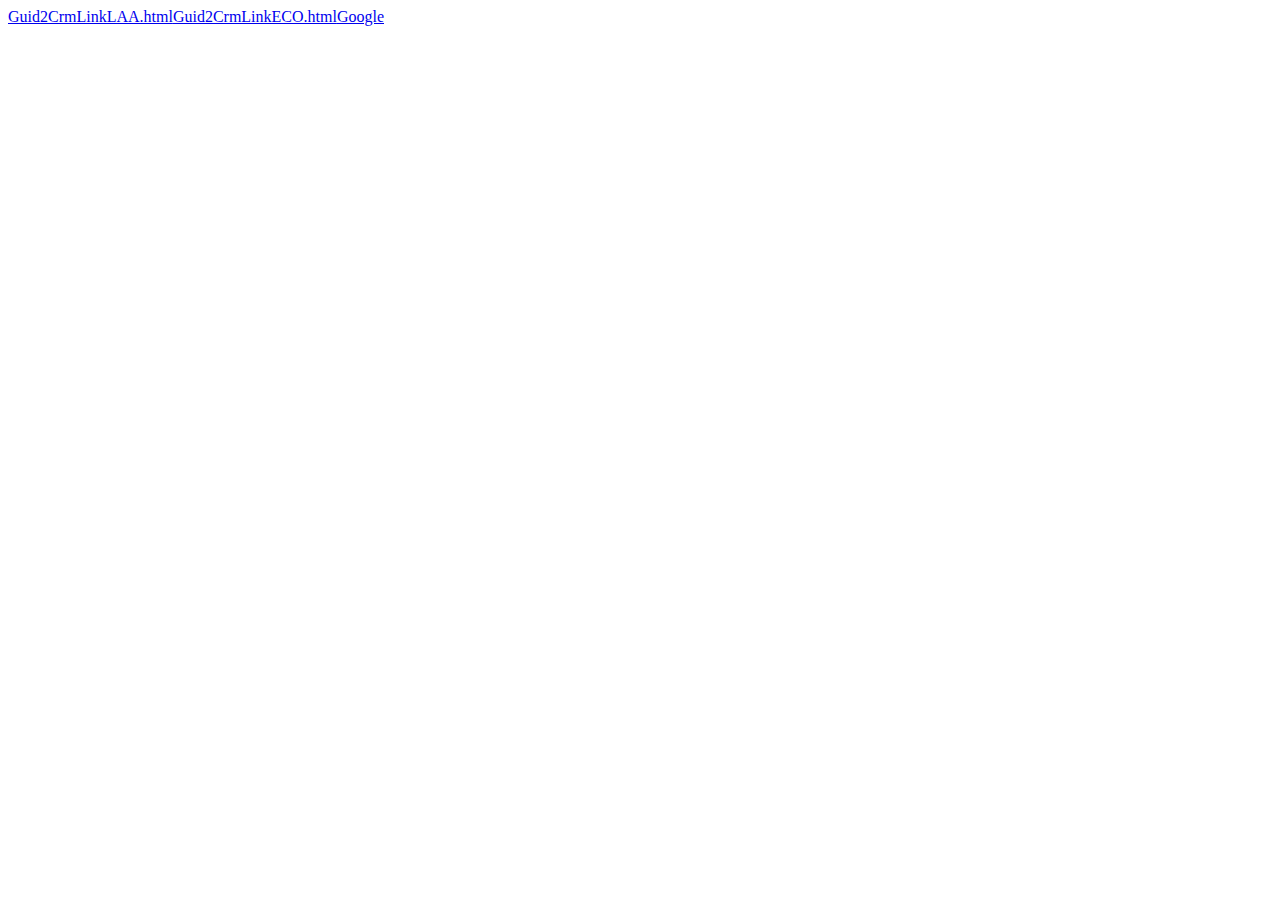
<file: index.html>
<!doctype html>
<html lang="en">
<head>
    <!-- Required meta tags -->
    <meta charset="utf-8">
    <meta name="viewport" content="width=device-width, initial-scale=1">
    <script src="https://ajax.googleapis.com/ajax/libs/jquery/3.3.1/jquery.min.js"></script>
    <!-- Bootstrap CSS -->
    <link href="https://cdn.jsdelivr.net/npm/bootstrap@5.1.3/dist/css/bootstrap.min.css" rel="stylesheet" integrity="sha384-1BmE4kWBq78iYhFldvKuhfTAU6auU8tT94WrHftjDbrCEXSU1oBoqyl2QvZ6jIW3" crossorigin="anonymous">
    <title>k40569/utils</title>
	<script>
	    $(document).ready(function () {
			const list = [
				"Guid2CrmLinkLAA.html", 
				"Guid2CrmLinkECO.html",
				"Google\\https://google.ca"];
			list.forEach(function(e) {
				var caption = e.substr(0, e.indexOf("\\"));
				var url="";
				if (caption=="") {
					caption=e;
					url=e;
				} else {
					url=e.substr(e.indexOf("\\")+1);
				}
				$(".list-group").append($("<a></a>")
				.attr("href", url).attr("class", "list-group-item list-group-item-action").html(caption));
			});
        });
	</script>
</head>
<body>
<div class="list-group">
</div>
    <script src="https://cdn.jsdelivr.net/npm/bootstrap@5.1.3/dist/js/bootstrap.bundle.min.js" integrity="sha384-ka7Sk0Gln4gmtz2MlQnikT1wXgYsOg+OMhuP+IlRH9sENBO0LRn5q+8nbTov4+1p" crossorigin="anonymous"></script>
</body>
</html>
</file>
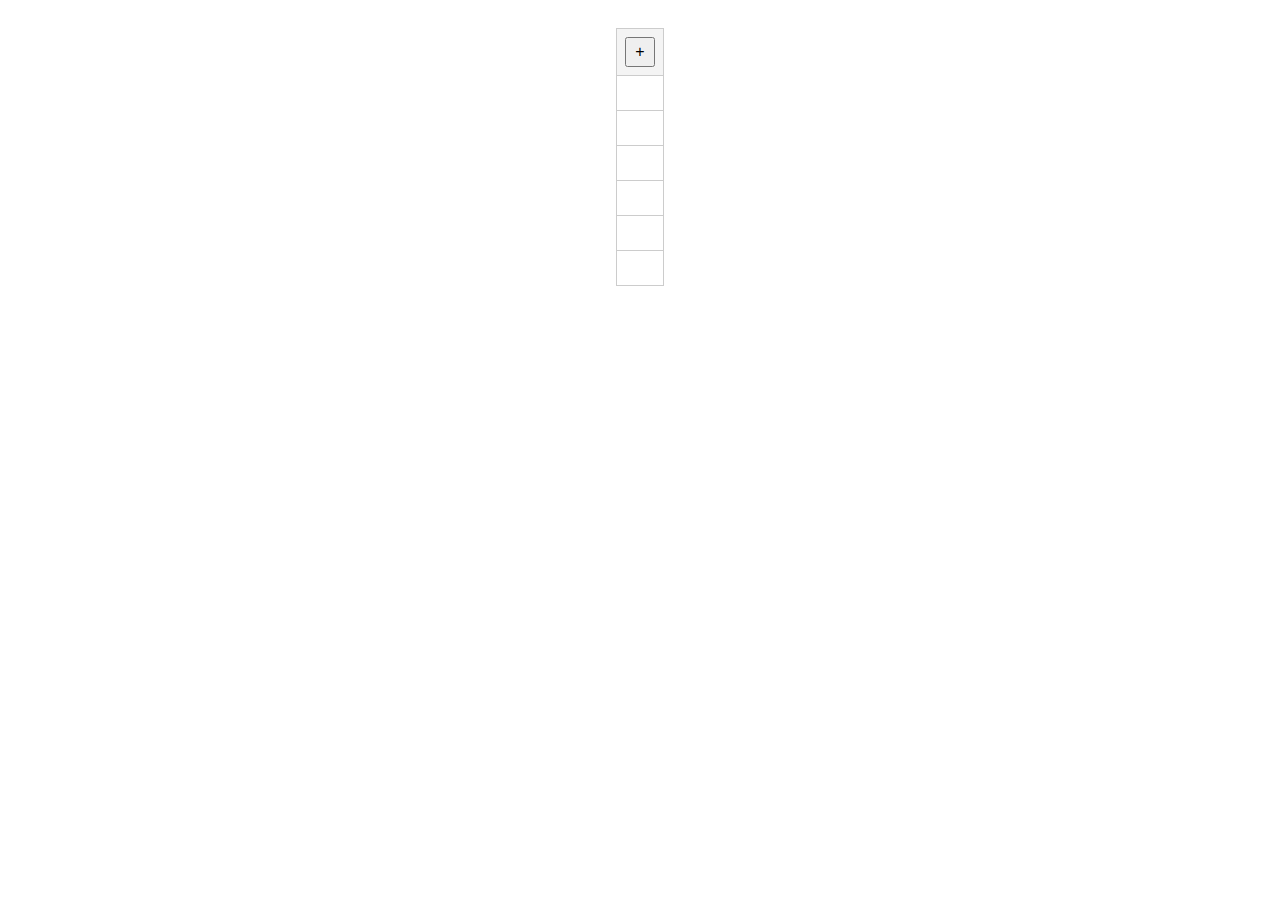
<file: crmlinks.html>
<!DOCTYPE html>
<html lang="en">
<head>
  <meta charset="UTF-8" />
  <title>🌈</title>
  <style>
    body {
      font-family: sans-serif;
      padding: 20px;
      display: flex;
      justify-content: center;
    }
    table {
      border-collapse: collapse;
      width: auto;
      max-width: 90ch;
    }
    th, td {
      border: 1px solid #ccc;
      padding: 8px;
      text-align: center;
      vertical-align: top;
    }
    th {
      background-color: #f4f4f4;
    }
    .env-header {
      display: flex;
      flex-direction: column;
      align-items: center;
      gap: 4px;
    }
    .env-controls {
      display: flex;
      align-items: center;
      gap: 6px;
      flex-wrap: wrap;
    }
    .env-controls input[type="text"] {
      width: 90px;
      padding: 2px 4px;
      text-align: center;
    }
    .color-btn {
      width: 16px;
      height: 16px;
      border: 1px solid #aaa;
      border-radius: 4px;
      cursor: pointer;
    }
    .delete-btn {
      background-color: #e74c3c;
      color: white;
      border: none;
      padding: 3px 8px;
      font-size: 0.8em;
      border-radius: 4px;
      cursor: pointer;
    }
    a {
      color: #0366d6;
      text-decoration: none;
    }
    a:hover {
      text-decoration: underline;
    }
  </style>
</head>
<body>

  <table id="envTable">
    <thead>
      <tr></tr>
    </thead>
    <tbody>
      <tr></tr> <!-- CRM Main Page -->
      <tr></tr> <!-- Legacy Settings -->
      <tr></tr> <!-- Adv. Find -->
      <tr></tr> <!-- Default Solution -->
      <tr></tr> <!-- WebAPI -->
    </tbody>
    <tfoot>
      <tr></tr>
    </tfoot>
  </table>

  <script>
    const STORAGE_KEY = 'powerPlatformEnvs';
    const COLOR_KEY = 'powerPlatformColors';

    const linkTypes = [
      { name: "CRM Main Page", path: "" },
      { name: "Legacy Settings", path: "main.aspx?settingsonly=true" },
      { name: "Adv. Find", path: "main.aspx?pagetype=advancedfind" },
      { name: "Default Solution", path: "tools/solution/edit.aspx?id=%7BFD140AAF-4DF4-11DD-BD17-0019B9312238%7D" },
      { name: "WebAPI", path: "api/data/v9.2/contacts?$top=2" }
    ];

    const popularColors = [
      '#ffffff',  // white
      '#fef9c3',  // pale yellow
      '#d1fae5',  // mint
      '#dbeafe',  // powder blue
      '#ede9fe',  // lavender
      '#ffe4e6'   // blush pink
    ];

    const table = document.getElementById('envTable');
    const theadRow = table.querySelector('thead tr');
    const tbodyRows = Array.from(table.querySelectorAll('tbody tr'));
    const tfootRow = table.querySelector('tfoot tr');

    function getEnvsFromStorage() {
      const stored = localStorage.getItem(STORAGE_KEY);
      return stored ? JSON.parse(stored) : [];
    }

    function getColorsFromStorage() {
      const stored = localStorage.getItem(COLOR_KEY);
      return stored ? JSON.parse(stored) : {};
    }

    function saveEnvsToStorage(envs) {
      localStorage.setItem(STORAGE_KEY, JSON.stringify(envs));
    }

    function saveColorsToStorage(colors) {
      localStorage.setItem(COLOR_KEY, JSON.stringify(colors));
    }

    function getDomain(env) {
      return /\.crm\d*$/.test(env) ? `${env}.dynamics.com` : `${env}.crm3.dynamics.com`;
    }

    function renderTable(envs) {
      const colors = getColorsFromStorage();

      theadRow.innerHTML = '';
      tbodyRows.forEach(row => row.innerHTML = '');
      tfootRow.innerHTML = '';

      envs.forEach((env, colIndex) => {
        const envColor = colors[env] || '#ffffff';

        // Header
        const th = document.createElement('th');
        th.style.backgroundColor = envColor;

        const container = document.createElement('div');
        container.className = 'env-header';

        const controlLine = document.createElement('div');
        controlLine.className = 'env-controls';

        const nameInput = document.createElement('input');
        nameInput.type = 'text';
        nameInput.value = env;
        nameInput.addEventListener('change', () => {
          const newName = nameInput.value.trim();
          if (!newName) return;
          const oldName = envs[colIndex];
          envs[colIndex] = newName;

          const colorData = getColorsFromStorage();
          if (colorData[oldName]) {
            colorData[newName] = colorData[oldName];
            delete colorData[oldName];
            saveColorsToStorage(colorData);
          }

          saveEnvsToStorage(envs);
          renderTable(envs);
        });

        controlLine.appendChild(nameInput);
        container.appendChild(controlLine);

        const colorLine = document.createElement('div');
        colorLine.style.display = 'flex';
        colorLine.style.flexWrap = 'wrap';
        colorLine.style.gap = '4px';
        popularColors.forEach(color => {
          const colorBtn = document.createElement('div');
          colorBtn.className = 'color-btn';
          colorBtn.style.backgroundColor = color;
          colorBtn.title = color;
          colorBtn.addEventListener('click', () => {
            const colorData = getColorsFromStorage();
            colorData[env] = color;
            saveColorsToStorage(colorData);
            renderTable(envs);
          });
          colorLine.appendChild(colorBtn);
        });

        container.appendChild(colorLine);
        th.appendChild(container);
        theadRow.appendChild(th);

        // Body rows
        linkTypes.forEach((link, rowIndex) => {
          const td = document.createElement('td');
          td.style.backgroundColor = envColor;
          const domain = getDomain(env);
          const href = `https://${domain}/${link.path}`;
          const a = document.createElement('a');
          a.href = href;
          a.textContent = link.name;
          a.target = '_blank';
          td.appendChild(a);
          tbodyRows[rowIndex].appendChild(td);
        });

        // Delete button
        const tdDelete = document.createElement('td');
        tdDelete.style.backgroundColor = envColor;
        const delBtn = document.createElement('button');
        delBtn.className = 'delete-btn';
        delBtn.textContent = 'Delete';
        delBtn.addEventListener('click', () => {
          envs.splice(colIndex, 1);
          const colorData = getColorsFromStorage();
          delete colorData[env];
          saveColorsToStorage(colorData);
          saveEnvsToStorage(envs);
          renderTable(envs);
        });
        tdDelete.appendChild(delBtn);
        tfootRow.appendChild(tdDelete);
      });

      // New env input column
     // New env input column with "+" button toggle
const th = document.createElement('th');
const container = document.createElement('div');
container.className = 'env-header';

let isAdding = false;

const plusBtn = document.createElement('button');
plusBtn.textContent = '+';
plusBtn.style.padding = '4px 8px';
plusBtn.style.fontSize = '16px';
plusBtn.style.cursor = 'pointer';
plusBtn.title = 'Add Environment';

const input = document.createElement('input');
input.type = 'text';
input.placeholder = 'New env';
input.style.textAlign = 'center';
input.style.display = 'none';
input.addEventListener('change', () => {
  const newEnv = input.value.trim();
  if (newEnv) {
    envs.push(newEnv);
    saveEnvsToStorage(envs);
  }
  renderTable(envs);
});

plusBtn.addEventListener('click', () => {
  isAdding = true;
  plusBtn.style.display = 'none';
  input.style.display = 'inline-block';
  input.focus();
});

container.appendChild(plusBtn);
container.appendChild(input);
th.appendChild(container);
theadRow.appendChild(th);


      linkTypes.forEach((_, i) => {
        const td = document.createElement('td');
        td.innerHTML = '&nbsp;';
        tbodyRows[i].appendChild(td);
      });

      const td = document.createElement('td');
      td.innerHTML = '&nbsp;';
      tfootRow.appendChild(td);
    }

    renderTable(getEnvsFromStorage());
  </script>

</body>
</html>
</file>
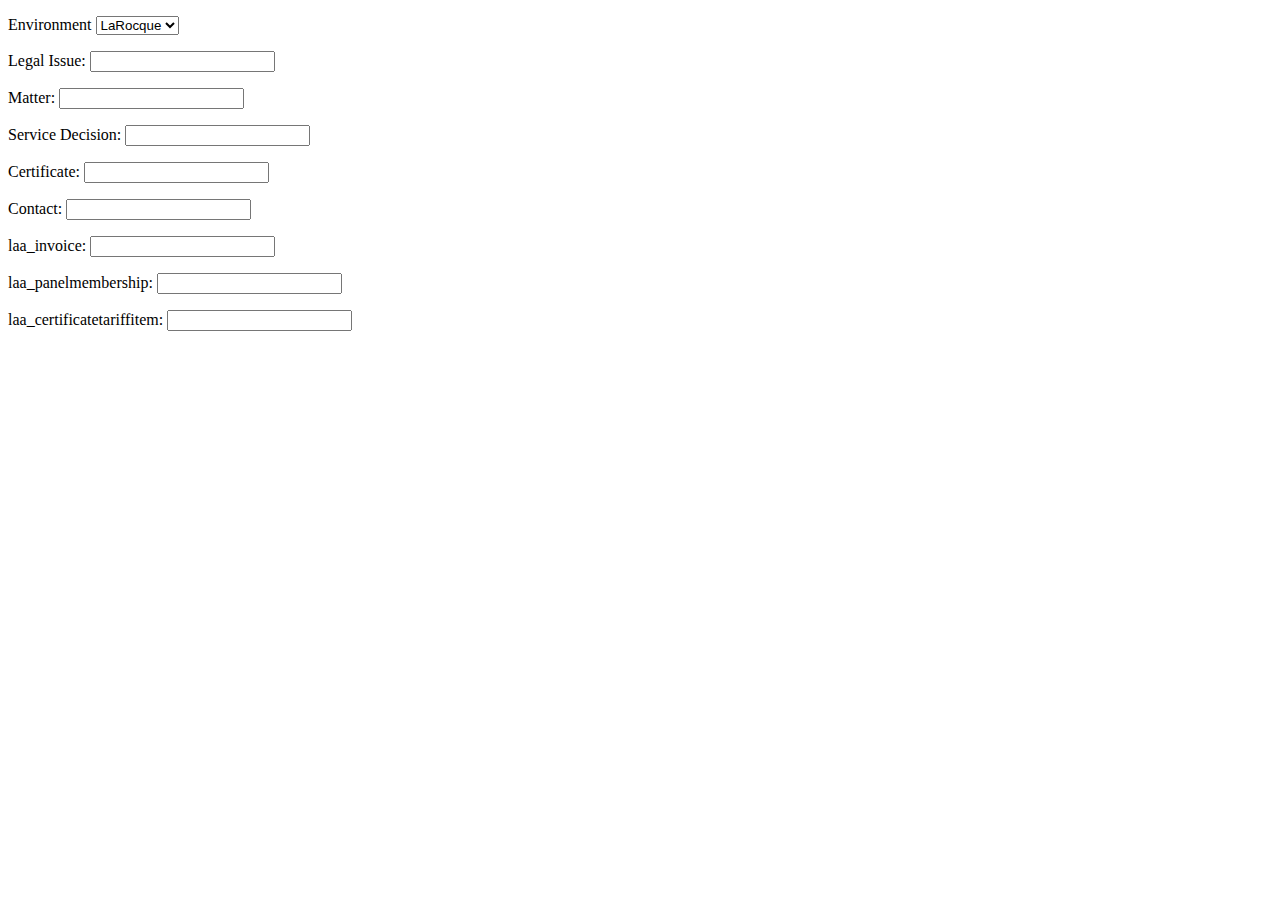
<file: Guid2CrmLink.html>
<!DOCTYPE html>

<html lang="en" xmlns="http://www.w3.org/1999/xhtml">
<head>
    <meta charset="utf-8" />
    <title>GUID to CRM links</title>
    <script src="https://ajax.googleapis.com/ajax/libs/jquery/3.3.1/jquery.min.js"></script>
    <script>
        $(document).ready(function () {
            $("input").change(refresh);
            $("input").mouseup(refresh);
        });
		function refresh(e) {
				console.log($("#env").val());
				var server=$("#env").val().split(";")[0];
				var org=$("#env").val().split(";")[1];
                $(e.target).nextAll().remove();
                var ids = $(e.target).val().split(",");
                ids.reverse().forEach(function (id) {
                    var url = $(e.target).prev().attr("urltemplate").replace("{server}", server).replace("{org}", org).replace("{id}", id);
                    $(e.target).after($("<p></p>").append($("<a></a>").attr("href", url).attr("target", "_blank").html(url)));
                });
            }
    </script>
</head>
<body>
<p>Environment <select id="env" name="env">
<option selected value="dev;LaRocque">LaRocque</option>
<option value="dev;Jack">Jack</option>
<option value="dev;James">James</option>
<option value="test;UAT">UAT</option>
<option value="prod;LegalAidAlberta">PROD</option>
</select></p>
    <p>
        <span urltemplate="https://{server}.crm365.legalaid.ab.ca/{org}/main.aspx?etc=10089&extraqs=formid%3d547f78c9-dd26-4c6a-b2f1-16622f548d55&id=%7b{id}%7d&pagetype=entityrecord">
            Legal Issue:
        </span> <input />
    </p>
    <p>
        <span urltemplate="https://{server}.crm365.legalaid.ab.ca/{org}/main.aspx?etc=10095&id=%7b{id}%7d&pagetype=entityrecord">
            Matter:
        </span> <input />
    </p>
    <p>
        <span urltemplate="https://{server}.crm365.legalaid.ab.ca/{org}/main.aspx?etc=10109&id=%7b{id}%7d&pagetype=entityrecord">
            Service Decision:
        </span> <input />
    <p>
        <span urltemplate="https://{server}.crm365.legalaid.ab.ca/{org}/main.aspx?etc=10027&id=%7b{id}%7d&pagetype=entityrecord">
            Certificate:
        </span> <input />
    </p>
    </p>
    <p>
        <span urltemplate="https://{server}.crm365.legalaid.ab.ca/{org}/main.aspx?etc=2&extraqs=formid%3de5f1753f-1ee3-4454-83b2-f8f9ec574e49&id=%7b{id}%7d&pagetype=entityrecord">
            Contact:
        </span> <input />
    </p>
    <p>
        <span urltemplate="https://{server}.crm365.legalaid.ab.ca/{org}/main.aspx?etc=10077&id=%7b{id}%7d&pagetype=entityrecord">
            laa_invoice:
        </span> <input />
    </p>	
    <p>
        <span urltemplate="https://{server}.crm365.legalaid.ab.ca/{org}/main.aspx?etc=10150&extraqs=formid%3dc9c9d289-9c50-41bb-95d3-da583f568964&id=%7b{id}%7d&pagetype=entityrecord">
            laa_panelmembership:
        </span> <input />
    </p>
    <p>
        <span urltemplate="https://{server}.crm365.legalaid.ab.ca/{org}/main.aspx?etc=10031&extraqs=formid%3d7f8969d4-4780-427c-b8c4-873c599c53c3&id=%7b{id}%7d&pagetype=entityrecord">
            laa_certificatetariffitem:
        </span> <input />
    </p>
</body>
</html>
</file>
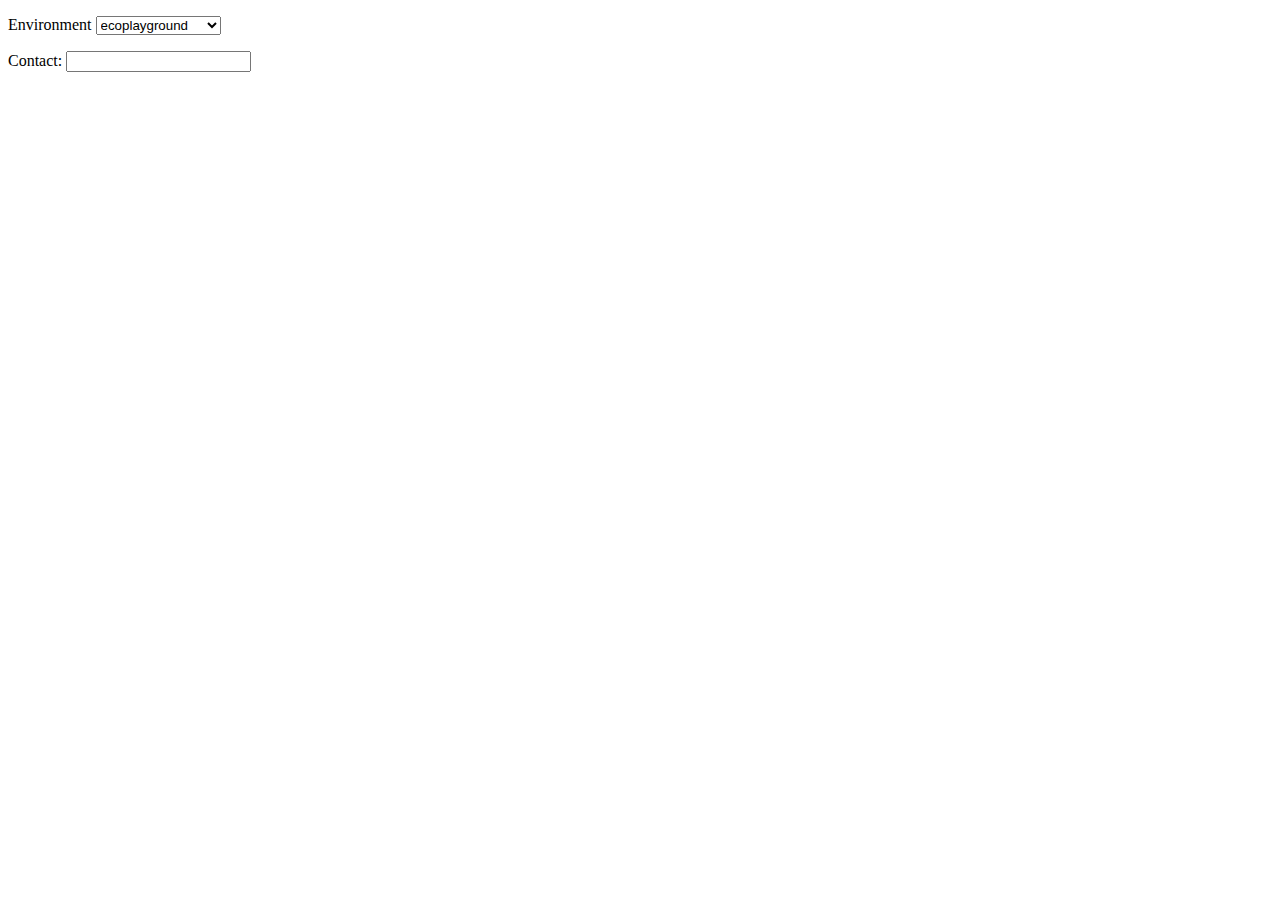
<file: Guid2CrmLinkECO.html>
<!DOCTYPE html>

<html lang="en" xmlns="http://www.w3.org/1999/xhtml">
<head>
    <meta charset="utf-8" />
    <title>GUID to CRM links</title>
    <script src="https://ajax.googleapis.com/ajax/libs/jquery/3.3.1/jquery.min.js"></script>
    <script>
        $(document).ready(function () {
            $("input").change(refresh);
            $("input").mouseup(refresh);
        });
		function refresh(e) {
				console.log($("#env").val());
				var server=$("#env").val().split(";")[0];
				var org=$("#env").val().split(";")[1];
                $(e.target).nextAll().remove();
                var ids = $(e.target).val().split(",");
                ids.reverse().forEach(function (id) {
                    var url = $(e.target).prev().attr("urltemplate").replace("{server}", server).replace("{org}", org).replace("{id}", id);
                    $(e.target).after($("<p></p>").append($("<a></a>").attr("href", url).attr("target", "_blank").html(url)));
                });
            }
    </script>
</head>
<body>
<p>Environment <select id="env" name="env">
<option selected value="ecoplayground">ecoplayground</option>
<option value="ecodatamigration">ecodatamigration</option>
<option value="eco">PROD</option>
</select></p>
    <p>
        <span urltemplate="https://{server}.crm365.legalaid.ab.ca/{org}/main.aspx?etc=2&extraqs=formid%3de5f1753f-1ee3-4454-83b2-f8f9ec574e49&id=%7b{id}%7d&pagetype=entityrecord">
            Contact:
        </span> <input />
    </p>
</body>
</html>
</file>
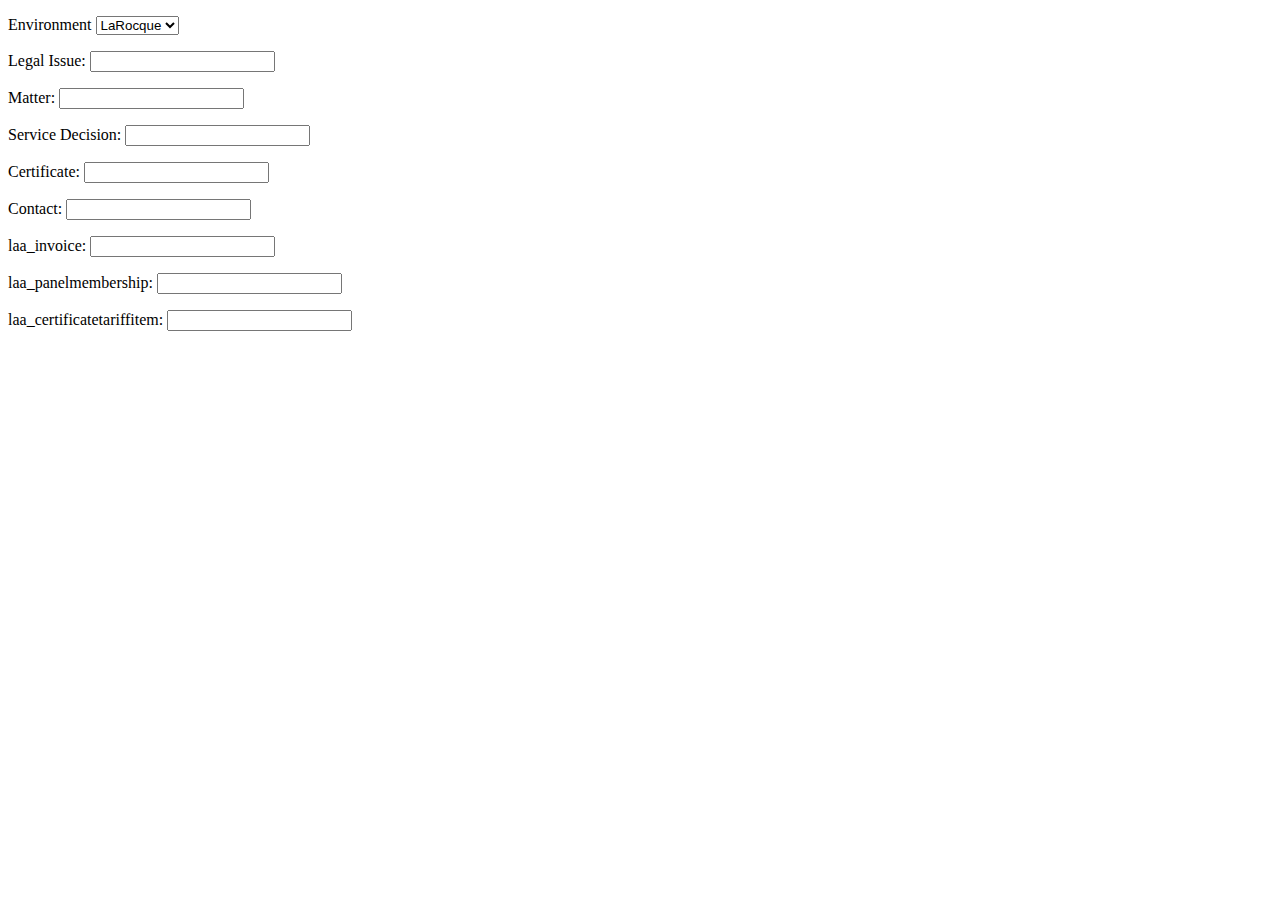
<file: Guid2CrmLinkLAA.html>
<!DOCTYPE html>

<html lang="en" xmlns="http://www.w3.org/1999/xhtml">
<head>
    <meta charset="utf-8" />
    <title>GUID to CRM links</title>
    <script src="https://ajax.googleapis.com/ajax/libs/jquery/3.3.1/jquery.min.js"></script>
    <script>
        $(document).ready(function () {
            $("input").change(refresh);
            $("input").mouseup(refresh);
        });
		function refresh(e) {
				console.log($("#env").val());
				var server=$("#env").val().split(";")[0];
				var org=$("#env").val().split(";")[1];
                $(e.target).nextAll().remove();
                var ids = $(e.target).val().split(",");
                ids.reverse().forEach(function (id) {
                    var url = $(e.target).prev().attr("urltemplate").replace("{server}", server).replace("{org}", org).replace("{id}", id);
                    $(e.target).after($("<p></p>").append($("<a></a>").attr("href", url).attr("target", "_blank").html(url)));
                });
            }
    </script>
</head>
<body>
<p>Environment <select id="env" name="env">
<option selected value="dev;LaRocque">LaRocque</option>
<option value="dev;Jack">Jack</option>
<option value="dev;James">James</option>
<option value="test;UAT">UAT</option>
<option value="prod;LegalAidAlberta">PROD</option>
</select></p>
    <p>
        <span urltemplate="https://{server}.crm365.legalaid.ab.ca/{org}/main.aspx?etc=10089&extraqs=formid%3d547f78c9-dd26-4c6a-b2f1-16622f548d55&id=%7b{id}%7d&pagetype=entityrecord">
            Legal Issue:
        </span> <input />
    </p>
    <p>
        <span urltemplate="https://{server}.crm365.legalaid.ab.ca/{org}/main.aspx?etc=10095&id=%7b{id}%7d&pagetype=entityrecord">
            Matter:
        </span> <input />
    </p>
    <p>
        <span urltemplate="https://{server}.crm365.legalaid.ab.ca/{org}/main.aspx?etc=10109&id=%7b{id}%7d&pagetype=entityrecord">
            Service Decision:
        </span> <input />
    <p>
        <span urltemplate="https://{server}.crm365.legalaid.ab.ca/{org}/main.aspx?etc=10027&id=%7b{id}%7d&pagetype=entityrecord">
            Certificate:
        </span> <input />
    </p>
    </p>
    <p>
        <span urltemplate="https://{server}.crm365.legalaid.ab.ca/{org}/main.aspx?etc=2&extraqs=formid%3de5f1753f-1ee3-4454-83b2-f8f9ec574e49&id=%7b{id}%7d&pagetype=entityrecord">
            Contact:
        </span> <input />
    </p>
    <p>
        <span urltemplate="https://{server}.crm365.legalaid.ab.ca/{org}/main.aspx?etc=10077&id=%7b{id}%7d&pagetype=entityrecord">
            laa_invoice:
        </span> <input />
    </p>	
    <p>
        <span urltemplate="https://{server}.crm365.legalaid.ab.ca/{org}/main.aspx?etc=10150&extraqs=formid%3dc9c9d289-9c50-41bb-95d3-da583f568964&id=%7b{id}%7d&pagetype=entityrecord">
            laa_panelmembership:
        </span> <input />
    </p>
    <p>
        <span urltemplate="https://{server}.crm365.legalaid.ab.ca/{org}/main.aspx?etc=10031&extraqs=formid%3d7f8969d4-4780-427c-b8c4-873c599c53c3&id=%7b{id}%7d&pagetype=entityrecord">
            laa_certificatetariffitem:
        </span> <input />
    </p>
</body>
</html>
</file>
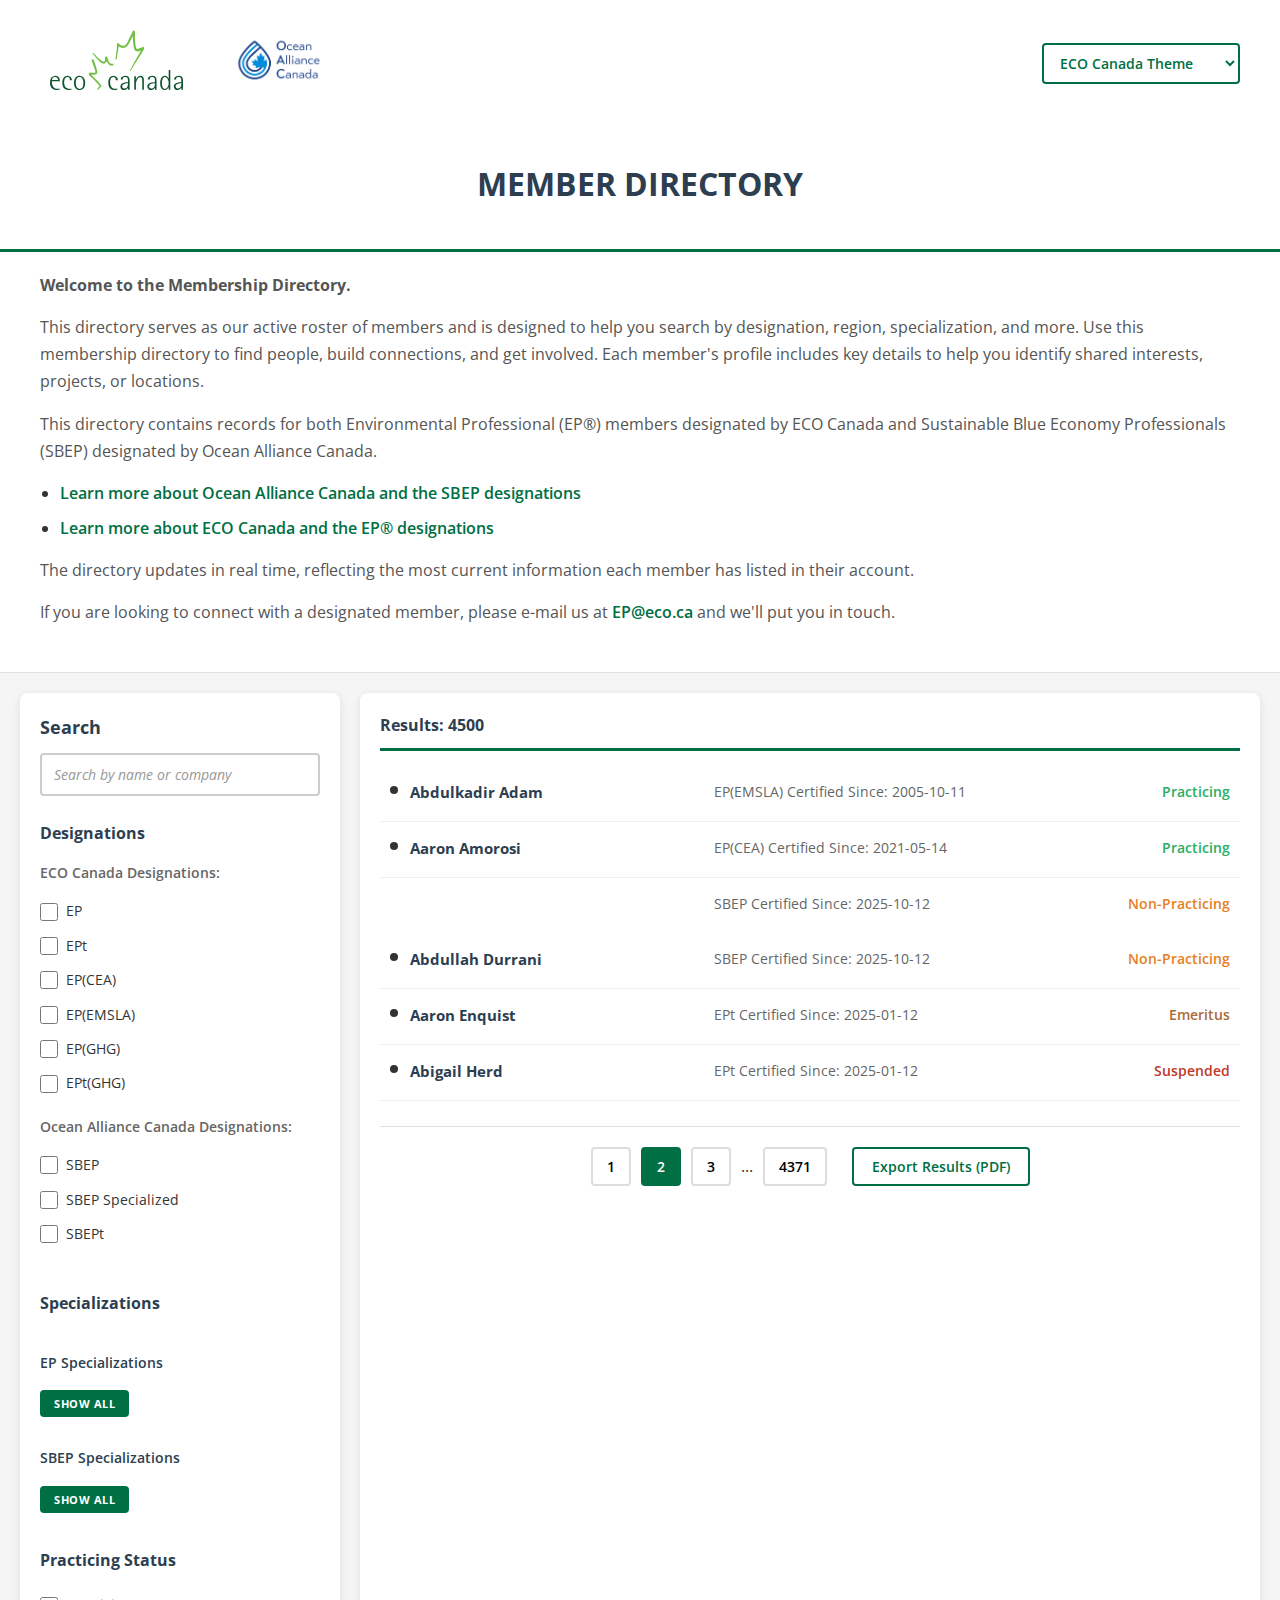
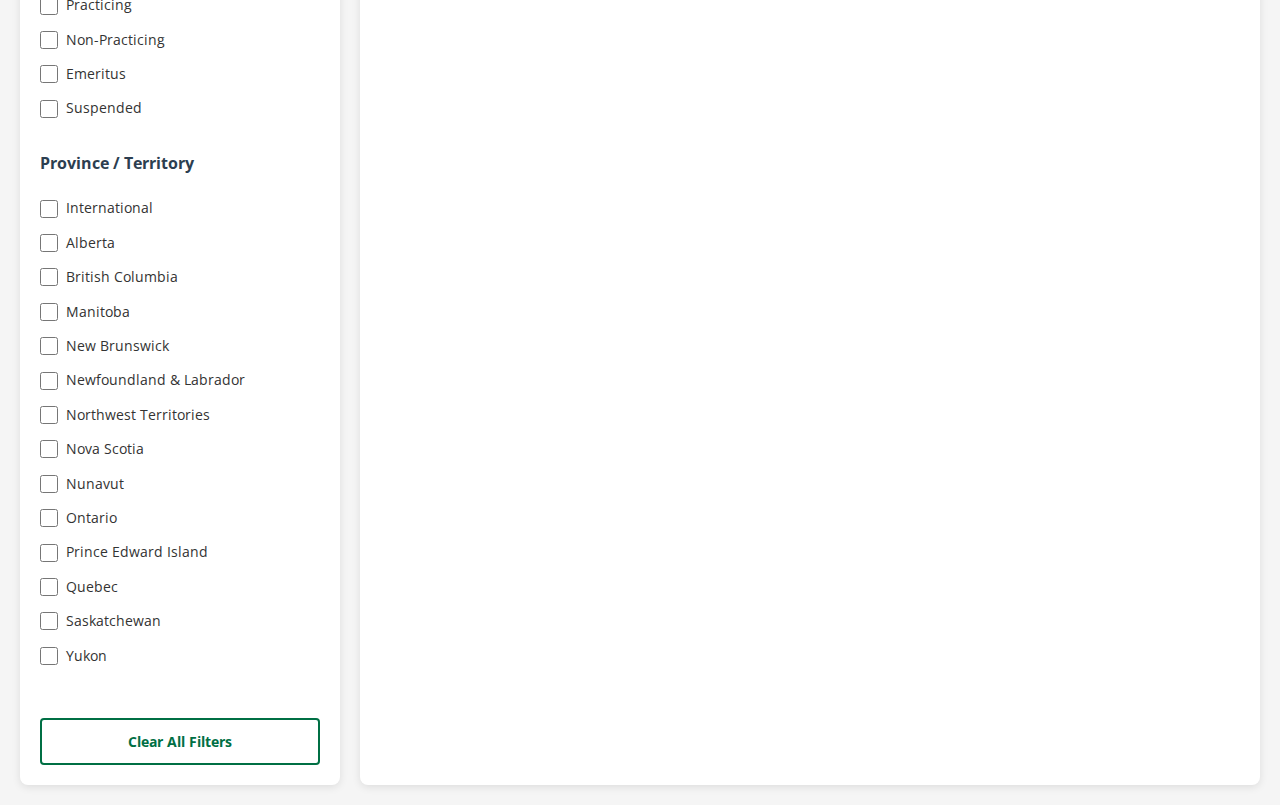
<file: eco/memdir.html>
<!DOCTYPE html>
<html lang="en">
<head>
    <meta charset="UTF-8">
    <meta name="viewport" content="width=device-width, initial-scale=1.0">
    <title>Member Directory - ECO Canada & Ocean Alliance Canada</title>
    <link rel="preconnect" href="https://fonts.googleapis.com">
    <link rel="preconnect" href="https://fonts.gstatic.com" crossorigin>
    <link href="https://fonts.googleapis.com/css2?family=Open+Sans:wght@400;600;700&display=swap" rel="stylesheet">
    <link rel="stylesheet" href="styles-eco.css" id="brand-styles">
</head>
<body>
    <!-- Header with Logos -->
    <header class="header">
        <div id="logos-wrapper">
            <div class="logo-container tooltip logo-eco-container" onclick="window.location.href='https://eco.ca'" role="button" tabindex="0" aria-label="ECO Canada">
                <img src="ECO_Logo.svg" alt="ECO Canada Logo" class="logo logo-eco">
                <span class="tooltiptext logo-tooltip">ECO Canada</span>
            </div>
            <div class="logo-container tooltip logo-oac-container" onclick="window.location.href='https://oceanalliancecanada.com'" role="button" tabindex="0" aria-label="Ocean Alliance Canada">
                <img src="OAC_logo.png" alt="Ocean Alliance Canada Logo" class="logo logo-oac">
                <span class="tooltiptext logo-tooltip">Ocean Alliance Canada</span>
            </div>
        </div>

        <!-- Brand Switcher -->
        <div class="brand-switcher">
            <label for="brand-select" class="sr-only">Select Brand Theme</label>
            <select id="brand-select" class="brand-select" aria-label="Select brand theme">
                <option value="eco">ECO Canada Theme</option>
                <option value="oac">Ocean Alliance Theme</option>
            </select>
        </div>
    </header>

    <!-- Title Section -->
    <div class="title-section">
        <h1>MEMBER DIRECTORY</h1>
    </div>

    <!-- Description Area -->
    <div class="description-area">
        <p><strong>Welcome to the Membership Directory.</strong></p>

        <p>This directory serves as our active roster of members and is designed to help you search by designation, region, specialization, and more. Use this membership directory to find people, build connections, and get involved. Each member's profile includes key details to help you identify shared interests, projects, or locations.</p>

        <p>This directory contains records for both Environmental Professional (EP®) members designated by ECO Canada and Sustainable Blue Economy Professionals (SBEP) designated by Ocean Alliance Canada.</p>

        <ul>
            <li><a href="https://oceanalliancecanada.com">Learn more about Ocean Alliance Canada and the SBEP designations</a></li>
            <li><a href="https://eco.ca">Learn more about ECO Canada and the EP® designations</a></li>
        </ul>

        <p>The directory updates in real time, reflecting the most current information each member has listed in their account.</p>

        <p>If you are looking to connect with a designated member, please e-mail us at <a href="mailto:EP@eco.ca">EP@eco.ca</a> and we'll put you in touch.</p>
    </div>

    <!-- Main Container -->
    <div class="main-container">
        <!-- Search Panel -->
        <aside class="search-panel" role="complementary" aria-label="Search filters">
            <div class="search-section">
                <h2>Search</h2>
                <label for="search-input" class="sr-only">Search by name or company</label>
                <input type="text" id="search-input" class="search-input" placeholder="Search by name or company" aria-label="Search members">
            </div>

            <div class="filter-group">
                <h3 class="filter-label">Designations</h3>

                <div id="designations-container">
                <fieldset class="designation-group" id="eco-designations">
                    <legend class="sub-label">ECO Canada Designations:</legend>
                    <ul class="checkbox-list" role="group">
                        <li>
                            <input type="checkbox" name="designation" id="ep" value="EP">
                            <label for="ep" class="tooltip">EP
                                <span class="tooltiptext">Environmental Professional</span>
                            </label>
                        </li>
                        <li>
                            <input type="checkbox" name="designation" id="ept" value="EPt">
                            <label for="ept" class="tooltip">EPt
                                <span class="tooltiptext">Environmental Professional in-training</span>
                            </label>
                        </li>
                        <li>
                            <input type="checkbox" name="designation" id="epcea" value="EP(CEA)">
                            <label for="epcea" class="tooltip">EP(CEA)
                                <span class="tooltiptext">Compliance Environmental Auditor</span>
                            </label>
                        </li>
                        <li>
                            <input type="checkbox" name="designation" id="epemsla" value="EP(EMSLA)">
                            <label for="epemsla" class="tooltip">EP(EMSLA)
                                <span class="tooltiptext">Environmental Management Systems Lead Auditor</span>
                            </label>
                        </li>
                        <li>
                            <input type="checkbox" name="designation" id="epghg" value="EP(GHG)">
                            <label for="epghg" class="tooltip">EP(GHG)
                                <span class="tooltiptext">Environmental Professional for Greenhouse Gas Management</span>
                            </label>
                        </li>
                        <li>
                            <input type="checkbox" name="designation" id="eptghg" value="EPt(GHG)">
                            <label for="eptghg" class="tooltip">EPt(GHG)
                                <span class="tooltiptext">Environmental Professional in-training for Greenhouse Gas Management</span>
                            </label>
                        </li>
                    </ul>
                </fieldset>

                <fieldset class="designation-group" id="oac-designations">
                    <legend class="sub-label">Ocean Alliance Canada Designations:</legend>
                    <ul class="checkbox-list" role="group">
                        <li>
                            <input type="checkbox" name="designation" id="sbep" value="SBEP">
                            <label for="sbep" class="tooltip">SBEP
                                <span class="tooltiptext">Sustainable Blue Economy Professional</span>
                            </label>
                        </li>
                        <li>
                            <input type="checkbox" name="designation" id="sbep-specialized" value="SBEP Specialized">
                            <label for="sbep-specialized" class="tooltip">SBEP Specialized
                                <span class="tooltiptext">Sustainable Blue Economy Professional with Specialization</span>
                            </label>
                        </li>
                        <li>
                            <input type="checkbox" name="designation" id="sbept" value="SBEPt">
                            <label for="sbept" class="tooltip">SBEPt
                                <span class="tooltiptext">Sustainable Blue Economy Professional in-training</span>
                            </label>
                        </li>
                    </ul>
                </fieldset>
                </div>
            </div>

            <div class="filter-group">
                <h3 class="filter-label">Specializations</h3>

                <div id="specializations-container">
                <div class="specializations-section" id="ep-specializations-section">
                    <p class="specialization-header">EP Specializations</p>
                    <button class="show-all-btn" onclick="toggleSpecializations('ep-spec', this)" aria-expanded="false" aria-controls="ep-spec">SHOW ALL</button>
                    <div id="ep-spec" class="specialization-list">
                        <ul class="checkbox-list">
                            <li><input type="checkbox" id="spec1" value="Air Quality"> <label for="spec1">Air Quality</label></li>
                            <li><input type="checkbox" id="spec2" value="Water Quality"> <label for="spec2">Water Quality</label></li>
                            <li><input type="checkbox" id="spec3" value="Site Assessment & Reclamation"> <label for="spec3">Site Assessment & Reclamation</label></li>
                            <li><input type="checkbox" id="spec4" value="Waste Management"> <label for="spec4">Waste Management</label></li>
                            <li><input type="checkbox" id="spec5" value="Health & Safety"> <label for="spec5">Health & Safety</label></li>
                            <li><input type="checkbox" id="spec6" value="Energy"> <label for="spec6">Energy</label></li>
                            <li><input type="checkbox" id="spec7" value="Fisheries & Wildlife"> <label for="spec7">Fisheries & Wildlife</label></li>
                            <li><input type="checkbox" id="spec8" value="Natural Resource Management"> <label for="spec8">Natural Resource Management</label></li>
                            <li><input type="checkbox" id="spec9" value="Education & Training"> <label for="spec9">Education & Training</label></li>
                            <li><input type="checkbox" id="spec10" value="Research & Development"> <label for="spec10">Research & Development</label></li>
                            <li><input type="checkbox" id="spec11" value="Policy & Legislation"> <label for="spec11">Policy & Legislation</label></li>
                            <li><input type="checkbox" id="spec12" value="Communications & Public Awareness"> <label for="spec12">Communications & Public Awareness</label></li>
                            <li><input type="checkbox" id="spec13" value="Environmental Manager"> <label for="spec13">Environmental Manager</label></li>
                            <li><input type="checkbox" id="spec14" value="Sustainability"> <label for="spec14">Sustainability</label></li>
                            <li><input type="checkbox" id="spec15" value="Impact Assessment Practitioner"> <label for="spec15">Impact Assessment Practitioner</label></li>
                            <li><input type="checkbox" id="spec16" value="Impact Assessment Reviewer"> <label for="spec16">Impact Assessment Reviewer</label></li>
                            <li><input type="checkbox" id="spec17" value="Environmental Management Systems"> <label for="spec17">Environmental Management Systems</label></li>
                        </ul>
                    </div>
                </div>

                <div class="specializations-section" id="sbep-specializations-section">
                    <p class="specialization-header">SBEP Specializations</p>
                    <button class="show-all-btn" onclick="toggleSpecializations('sbep-spec', this)" aria-expanded="false" aria-controls="sbep-spec">SHOW ALL</button>
                    <div id="sbep-spec" class="specialization-list">
                        <ul class="checkbox-list">
                            <li><input type="checkbox" id="sspec1" value="Operations & Navigation"> <label for="sspec1">Operations & Navigation</label></li>
                            <li><input type="checkbox" id="sspec2" value="Science & Ecosystem Management"> <label for="sspec2">Science & Ecosystem Management</label></li>
                            <li><input type="checkbox" id="sspec3" value="Technology & Engineering"> <label for="sspec3">Technology & Engineering</label></li>
                            <li><input type="checkbox" id="sspec4" value="Geoanalytics & Spatial Planning"> <label for="sspec4">Geoanalytics & Spatial Planning</label></li>
                            <li><input type="checkbox" id="sspec5" value="Sustainable Infrastructure"> <label for="sspec5">Sustainable Infrastructure</label></li>
                            <li><input type="checkbox" id="sspec6" value="Fisheries & Aquaculture"> <label for="sspec6">Fisheries & Aquaculture</label></li>
                            <li><input type="checkbox" id="sspec7" value="Support & Leadership"> <label for="sspec7">Support & Leadership</label></li>
                            <li><input type="checkbox" id="sspec8" value="Marine Coastal Tourism"> <label for="sspec8">Marine Coastal Tourism</label></li>
                        </ul>
                    </div>
                </div>
                </div>
            </div>

            <div class="filter-group">
                <h3 class="filter-label">Practicing Status</h3>
                <ul class="checkbox-list">
                    <li><input type="checkbox" name="status" id="practicing" value="Practicing"> <label for="practicing">Practicing</label></li>
                    <li><input type="checkbox" name="status" id="non-practicing" value="Non-Practicing"> <label for="non-practicing">Non-Practicing</label></li>
                    <li><input type="checkbox" name="status" id="emeritus" value="Emeritus"> <label for="emeritus">Emeritus</label></li>
                    <li><input type="checkbox" name="status" id="suspended" value="Suspended"> <label for="suspended">Suspended</label></li>
                </ul>
            </div>

            <div class="filter-group">
                <h3 class="filter-label">Province / Territory</h3>
                <ul class="checkbox-list">
                    <li><input type="checkbox" name="province" id="intl" value="International"> <label for="intl">International</label></li>
                    <li><input type="checkbox" name="province" id="ab" value="Alberta"> <label for="ab">Alberta</label></li>
                    <li><input type="checkbox" name="province" id="bc" value="British Columbia"> <label for="bc">British Columbia</label></li>
                    <li><input type="checkbox" name="province" id="mb" value="Manitoba"> <label for="mb">Manitoba</label></li>
                    <li><input type="checkbox" name="province" id="nb" value="New Brunswick"> <label for="nb">New Brunswick</label></li>
                    <li><input type="checkbox" name="province" id="nl" value="Newfoundland & Labrador"> <label for="nl">Newfoundland & Labrador</label></li>
                    <li><input type="checkbox" name="province" id="nt" value="Northwest Territories"> <label for="nt">Northwest Territories</label></li>
                    <li><input type="checkbox" name="province" id="ns" value="Nova Scotia"> <label for="ns">Nova Scotia</label></li>
                    <li><input type="checkbox" name="province" id="nu" value="Nunavut"> <label for="nu">Nunavut</label></li>
                    <li><input type="checkbox" name="province" id="on" value="Ontario"> <label for="on">Ontario</label></li>
                    <li><input type="checkbox" name="province" id="pe" value="Prince Edward Island"> <label for="pe">Prince Edward Island</label></li>
                    <li><input type="checkbox" name="province" id="qc" value="Quebec"> <label for="qc">Quebec</label></li>
                    <li><input type="checkbox" name="province" id="sk" value="Saskatchewan"> <label for="sk">Saskatchewan</label></li>
                    <li><input type="checkbox" name="province" id="yk" value="Yukon"> <label for="yk">Yukon</label></li>
                </ul>
            </div>

            <button class="clear-filters-btn" onclick="clearAllFilters()">Clear All Filters</button>
        </aside>

        <!-- Results Panel -->
        <main class="results-panel" role="main" aria-label="Search results">
            <div class="results-header">
                <span id="results-count">Results: 4500</span>
            </div>

            <div id="results-container">
                <!-- Sample Result Items -->
                <div class="result-item">
                    <div class="result-row" onclick="toggleDetails('details1')" role="button" tabindex="0" aria-expanded="false" aria-controls="details1">
                        <div class="result-bullet" aria-hidden="true"></div>
                        <div class="result-content">
                            <div class="result-name">Abdulkadir Adam</div>
                            <div class="result-designation">EP(EMSLA) Certified Since: 2005-10-11</div>
                            <div class="result-status status-practicing">Practicing</div>
                        </div>
                    </div>
                    <div class="result-details" id="details1" role="region" aria-label="Member details">
                        <table class="detail-table">
                            <tbody>
                                <tr>
                                    <td>Certification ID:</td>
                                    <td>2756</td>
                                </tr>
                                <tr>
                                    <td>First Name:</td>
                                    <td>Abdulkadir</td>
                                </tr>
                                <tr>
                                    <td>Last Name:</td>
                                    <td>Adam</td>
                                </tr>
                                <tr>
                                    <td>Designation(s):</td>
                                    <td>EP(EMSLA)</td>
                                </tr>
                                <tr>
                                    <td>Practicing Status:</td>
                                    <td>Practicing</td>
                                </tr>
                                <tr>
                                    <td>Date Certified Since:</td>
                                    <td>2005-10-11</td>
                                </tr>
                                <tr>
                                    <td>City:</td>
                                    <td>Calgary</td>
                                </tr>
                                <tr>
                                    <td>Province/Territory/State:</td>
                                    <td>Alberta</td>
                                </tr>
                                <tr>
                                    <td>Country:</td>
                                    <td>Canada</td>
                                </tr>
                                <tr>
                                    <td>Area(s) of Specialization:</td>
                                    <td>Environmental Management Systems</td>
                                </tr>
                            </tbody>
                        </table>
                    </div>
                </div>

                <div class="result-item">
                    <div class="result-row" onclick="toggleDetails('details2')" role="button" tabindex="0" aria-expanded="false" aria-controls="details2">
                        <div class="result-bullet" aria-hidden="true"></div>
                        <div class="result-content">
                            <div class="result-name">Aaron Amorosi</div>
                            <div class="result-designation">EP(CEA) Certified Since: 2021-05-14</div>
                            <div class="result-status status-practicing">Practicing</div>
                        </div>
                    </div>
                    <div class="result-details" id="details2" role="region" aria-label="Member details">
                        <table class="detail-table">
                            <tbody>
                                <tr>
                                    <td>Certification ID:</td>
                                    <td>3833</td>
                                </tr>
                                <tr>
                                    <td>First Name:</td>
                                    <td>Aaron</td>
                                </tr>
                                <tr>
                                    <td>Last Name:</td>
                                    <td>Amorosi</td>
                                </tr>
                                <tr>
                                    <td>Designation(s):</td>
                                    <td>EP(CEA)</td>
                                </tr>
                                <tr>
                                    <td>Practicing Status:</td>
                                    <td>Practicing</td>
                                </tr>
                                <tr>
                                    <td>Date Certified Since:</td>
                                    <td>2009-08-20</td>
                                </tr>
                                <tr>
                                    <td>City:</td>
                                    <td>Ottawa</td>
                                </tr>
                                <tr>
                                    <td>Province/Territory/State:</td>
                                    <td>Ontario</td>
                                </tr>
                                <tr>
                                    <td>Country:</td>
                                    <td>Canada</td>
                                </tr>
                                <tr>
                                    <td>Area(s) of Specialization:</td>
                                    <td>Environmental Management Systems, Impact Assessment</td>
                                </tr>
                            </tbody>
                        </table>
                    </div>
                </div>

                <div class="result-item-additional-cert">
                    <div class="result-row" onclick="toggleDetails('details3')" role="button" tabindex="0" aria-expanded="false" aria-controls="details3">
                        <div class="result-bullet" aria-hidden="true"></div>
                        <div class="result-content">
                            <div class="result-name">Aaron Amorosi</div>
                            <div class="result-designation">SBEP Certified Since: 2025-10-12</div>
                            <div class="result-status status-non-practicing">Non-Practicing</div>
                        </div>
                    </div>
                    <div class="result-details" id="details3" role="region" aria-label="Member details">
                        <table class="detail-table">
                            <tbody>
                                <tr>
                                    <td>Certification ID:</td>
                                    <td>4121</td>
                                </tr>
                                <tr>
                                    <td>First Name:</td>
                                    <td>Aaron</td>
                                </tr>
                                <tr>
                                    <td>Last Name:</td>
                                    <td>Amorosi</td>
                                </tr>
                                <tr>
                                    <td>Designation(s):</td>
                                    <td>SBEP</td>
                                </tr>
                                <tr>
                                    <td>Practicing Status:</td>
                                    <td>Non-Practicing</td>
                                </tr>
                                <tr>
                                    <td>Date Certified Since:</td>
                                    <td>2025-10-12</td>
                                </tr>
                                <tr>
                                    <td>City:</td>
                                    <td>Halifax</td>
                                </tr>
                                <tr>
                                    <td>Province/Territory/State:</td>
                                    <td>Nova Scotia</td>
                                </tr>
                                <tr>
                                    <td>Country:</td>
                                    <td>Canada</td>
                                </tr>
                                <tr>
                                    <td>Area(s) of Specialization:</td>
                                    <td>Science & Ecosystem Management, Fisheries & Aquaculture</td>
                                </tr>
                            </tbody>
                        </table>
                    </div>
                </div>
                <div class="result-item">
                    <div class="result-row" onclick="toggleDetails('details3')" role="button" tabindex="0" aria-expanded="false" aria-controls="details3">
                        <div class="result-bullet" aria-hidden="true"></div>
                        <div class="result-content">
                            <div class="result-name">Abdullah Durrani</div>
                            <div class="result-designation">SBEP Certified Since: 2025-10-12</div>
                            <div class="result-status status-non-practicing">Non-Practicing</div>
                        </div>
                    </div>
                    <div class="result-details" id="details3" role="region" aria-label="Member details">
                        <table class="detail-table">
                            <tbody>
                                <tr>
                                    <td>Certification ID:</td>
                                    <td>4521</td>
                                </tr>
                                <tr>
                                    <td>First Name:</td>
                                    <td>Abdullah</td>
                                </tr>
                                <tr>
                                    <td>Last Name:</td>
                                    <td>Durrani</td>
                                </tr>
                                <tr>
                                    <td>Designation(s):</td>
                                    <td>SBEP</td>
                                </tr>
                                <tr>
                                    <td>Practicing Status:</td>
                                    <td>Non-Practicing</td>
                                </tr>
                                <tr>
                                    <td>Date Certified Since:</td>
                                    <td>2025-10-12</td>
                                </tr>
                                <tr>
                                    <td>City:</td>
                                    <td>Halifax</td>
                                </tr>
                                <tr>
                                    <td>Province/Territory/State:</td>
                                    <td>Nova Scotia</td>
                                </tr>
                                <tr>
                                    <td>Country:</td>
                                    <td>Canada</td>
                                </tr>
                                <tr>
                                    <td>Area(s) of Specialization:</td>
                                    <td>Science & Ecosystem Management, Fisheries & Aquaculture</td>
                                </tr>
                            </tbody>
                        </table>
                    </div>
                </div>

                <div class="result-item">
                    <div class="result-row" onclick="toggleDetails('details4')" role="button" tabindex="0" aria-expanded="false" aria-controls="details4">
                        <div class="result-bullet" aria-hidden="true"></div>
                        <div class="result-content">
                            <div class="result-name">Aaron Enquist</div>
                            <div class="result-designation">EPt Certified Since: 2025-01-12</div>
                            <div class="result-status status-emeritus">Emeritus</div>
                        </div>
                    </div>
                    <div class="result-details" id="details4" role="region" aria-label="Member details">
                        <table class="detail-table">
                            <tbody>
                                <tr>
                                    <td>Certification ID:</td>
                                    <td>4389</td>
                                </tr>
                                <tr>
                                    <td>First Name:</td>
                                    <td>Aaron</td>
                                </tr>
                                <tr>
                                    <td>Last Name:</td>
                                    <td>Enquist</td>
                                </tr>
                                <tr>
                                    <td>Designation(s):</td>
                                    <td>EPt</td>
                                </tr>
                                <tr>
                                    <td>Practicing Status:</td>
                                    <td>Emeritus</td>
                                </tr>
                                <tr>
                                    <td>Date Certified Since:</td>
                                    <td>2025-01-12</td>
                                </tr>
                                <tr>
                                    <td>City:</td>
                                    <td>Edmonton</td>
                                </tr>
                                <tr>
                                    <td>Province/Territory/State:</td>
                                    <td>Alberta</td>
                                </tr>
                                <tr>
                                    <td>Country:</td>
                                    <td>Canada</td>
                                </tr>
                                <tr>
                                    <td>Area(s) of Specialization:</td>
                                    <td>Energy, Sustainability</td>
                                </tr>
                            </tbody>
                        </table>
                    </div>
                </div>

                <div class="result-item">
                    <div class="result-row" onclick="toggleDetails('details5')" role="button" tabindex="0" aria-expanded="false" aria-controls="details5">
                        <div class="result-bullet" aria-hidden="true"></div>
                        <div class="result-content">
                            <div class="result-name">Abigail Herd</div>
                            <div class="result-designation">EPt Certified Since: 2025-01-12</div>
                            <div class="result-status status-suspended">Suspended</div>
                        </div>
                    </div>
                    <div class="result-details" id="details5" role="region" aria-label="Member details">
                        <table class="detail-table">
                            <tbody>
                                <tr>
                                    <td>Certification ID:</td>
                                    <td>4412</td>
                                </tr>
                                <tr>
                                    <td>First Name:</td>
                                    <td>Abigail</td>
                                </tr>
                                <tr>
                                    <td>Last Name:</td>
                                    <td>Herd</td>
                                </tr>
                                <tr>
                                    <td>Designation(s):</td>
                                    <td>EPt</td>
                                </tr>
                                <tr>
                                    <td>Practicing Status:</td>
                                    <td>Suspended</td>
                                </tr>
                                <tr>
                                    <td>Date Certified Since:</td>
                                    <td>2025-01-12</td>
                                </tr>
                                <tr>
                                    <td>City:</td>
                                    <td>Winnipeg</td>
                                </tr>
                                <tr>
                                    <td>Province/Territory/State:</td>
                                    <td>Manitoba</td>
                                </tr>
                                <tr>
                                    <td>Country:</td>
                                    <td>Canada</td>
                                </tr>
                                <tr>
                                    <td>Area(s) of Specialization:</td>
                                    <td>Waste Management</td>
                                </tr>
                            </tbody>
                        </table>
                    </div>
                </div>
            </div>

            <!-- Pagination -->
            <nav class="pagination" role="navigation" aria-label="Pagination">
                <button class="page-btn" aria-label="Page 1">1</button>
                <button class="page-btn active" aria-label="Page 2, current page" aria-current="page">2</button>
                <button class="page-btn" aria-label="Page 3">3</button>
                <span aria-hidden="true">...</span>
                <button class="page-btn" aria-label="Page 4371">4371</button>
                <button class="export-btn" aria-label="Export results to PDF">Export Results (PDF)</button>
            </nav>
        </main>
    </div>

    <script src="script.js"></script>
</body>
</html>
</file>
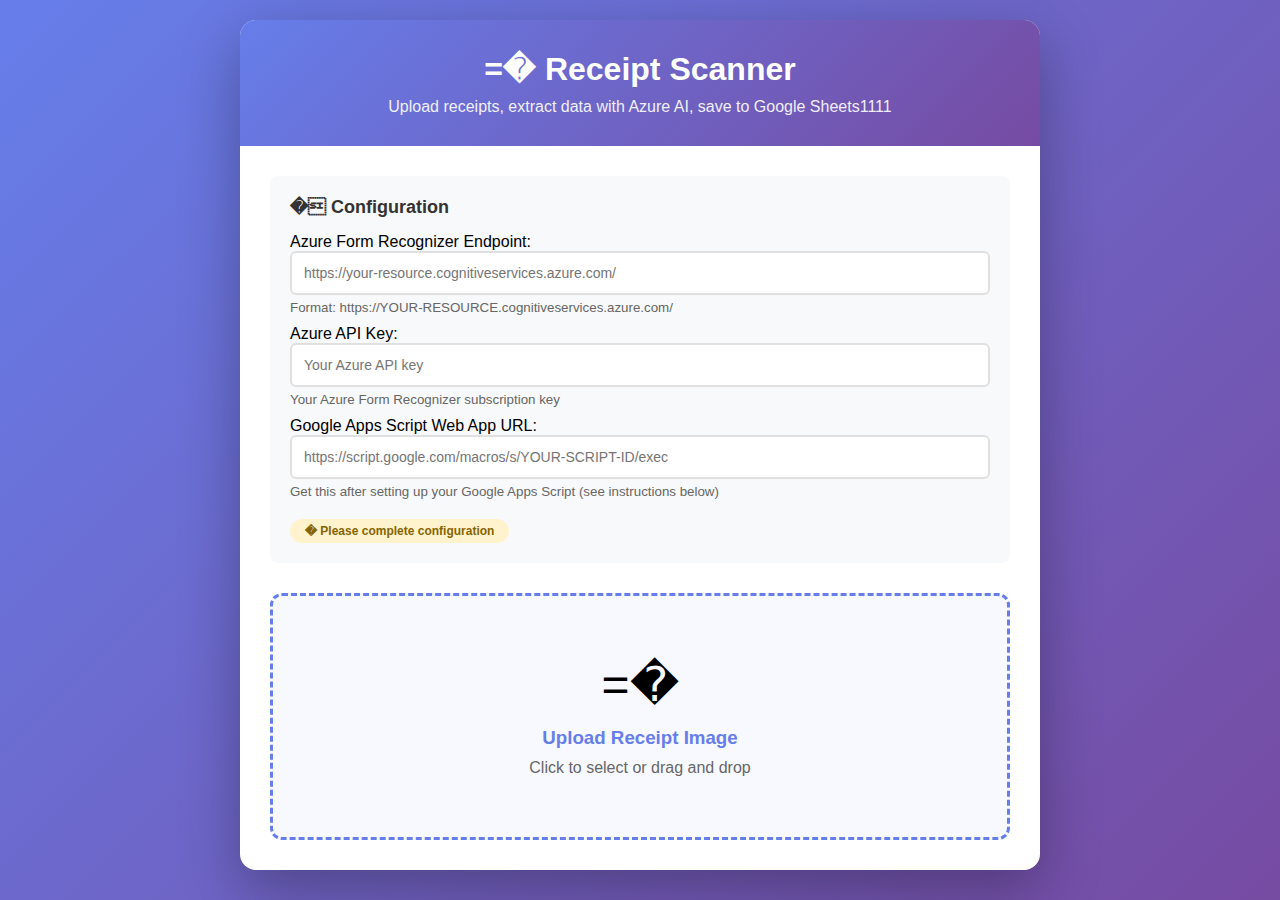
<file: receipt-scanner/receipt_scanner.html>
<!DOCTYPE html>
<html lang="en">
<head>
    <meta charset="UTF-8">
    <meta name="viewport" content="width=device-width, initial-scale=1.0">
    <title>Receipt Scanner</title>
    <style>
        * {
            margin: 0;
            padding: 0;
            box-sizing: border-box;
        }

        body {
            font-family: -apple-system, BlinkMacSystemFont, 'Segoe UI', Roboto, Oxygen, Ubuntu, Cantarell, sans-serif;
            background: linear-gradient(135deg, #667eea 0%, #764ba2 100%);
            min-height: 100vh;
            padding: 20px;
        }

        .container {
            max-width: 800px;
            margin: 0 auto;
            background: white;
            border-radius: 16px;
            box-shadow: 0 20px 60px rgba(0, 0, 0, 0.3);
            overflow: hidden;
        }

        .header {
            background: linear-gradient(135deg, #667eea 0%, #764ba2 100%);
            color: white;
            padding: 30px;
            text-align: center;
        }

        .header h1 {
            font-size: 32px;
            margin-bottom: 10px;
        }

        .header p {
            opacity: 0.9;
            font-size: 16px;
        }

        .content {
            padding: 30px;
        }

        .config-section {
            background: #f8f9fa;
            padding: 20px;
            border-radius: 8px;
            margin-bottom: 30px;
        }

        .config-section h2 {
            font-size: 18px;
            margin-bottom: 15px;
            color: #333;
        }

        .config-section input {
            width: 100%;
            padding: 12px;
            border: 2px solid #e0e0e0;
            border-radius: 6px;
            font-size: 14px;
            margin-bottom: 10px;
            transition: border-color 0.3s;
        }

        .config-section input:focus {
            outline: none;
            border-color: #667eea;
        }

        .config-section small {
            color: #666;
            display: block;
            margin-top: -5px;
            margin-bottom: 10px;
        }

        .upload-area {
            border: 3px dashed #667eea;
            border-radius: 12px;
            padding: 60px 20px;
            text-align: center;
            cursor: pointer;
            transition: all 0.3s;
            background: #f8f9ff;
        }

        .upload-area:hover {
            background: #eef1ff;
            border-color: #764ba2;
        }

        .upload-area.dragover {
            background: #e0e7ff;
            border-color: #764ba2;
            transform: scale(1.02);
        }

        .upload-icon {
            font-size: 48px;
            margin-bottom: 15px;
        }

        .upload-area h3 {
            color: #667eea;
            margin-bottom: 10px;
        }

        .upload-area p {
            color: #666;
        }

        #fileInput {
            display: none;
        }

        .preview-container {
            margin-top: 30px;
            display: none;
        }

        .preview-image {
            width: 100%;
            max-height: 400px;
            object-fit: contain;
            border-radius: 8px;
            border: 2px solid #e0e0e0;
        }

        .results-container {
            margin-top: 30px;
            display: none;
        }

        .result-item {
            background: #f8f9fa;
            padding: 15px;
            border-radius: 8px;
            margin-bottom: 15px;
            border-left: 4px solid #667eea;
        }

        .result-item label {
            display: block;
            font-weight: 600;
            color: #333;
            margin-bottom: 5px;
            font-size: 14px;
        }

        .result-item .value {
            color: #666;
            font-size: 16px;
        }

        .items-list {
            margin-top: 10px;
        }

        .item-row {
            padding: 8px;
            background: white;
            margin-bottom: 5px;
            border-radius: 4px;
            display: flex;
            justify-content: space-between;
        }

        .loading {
            text-align: center;
            padding: 40px;
            display: none;
        }

        .spinner {
            border: 4px solid #f3f3f3;
            border-top: 4px solid #667eea;
            border-radius: 50%;
            width: 50px;
            height: 50px;
            animation: spin 1s linear infinite;
            margin: 0 auto 20px;
        }

        @keyframes spin {
            0% { transform: rotate(0deg); }
            100% { transform: rotate(360deg); }
        }

        .button {
            background: linear-gradient(135deg, #667eea 0%, #764ba2 100%);
            color: white;
            border: none;
            padding: 15px 30px;
            border-radius: 8px;
            font-size: 16px;
            font-weight: 600;
            cursor: pointer;
            transition: transform 0.2s;
            margin-top: 20px;
            width: 100%;
        }

        .button:hover {
            transform: translateY(-2px);
            box-shadow: 0 5px 15px rgba(102, 126, 234, 0.4);
        }

        .button:active {
            transform: translateY(0);
        }

        .button:disabled {
            opacity: 0.5;
            cursor: not-allowed;
        }

        .alert {
            padding: 15px;
            border-radius: 8px;
            margin-bottom: 20px;
            display: none;
        }

        .alert.success {
            background: #d4edda;
            color: #155724;
            border: 1px solid #c3e6cb;
        }

        .alert.error {
            background: #f8d7da;
            color: #721c24;
            border: 1px solid #f5c6cb;
        }

        .status-badge {
            display: inline-block;
            padding: 5px 15px;
            border-radius: 20px;
            font-size: 12px;
            font-weight: 600;
            margin-top: 10px;
        }

        .status-badge.ready {
            background: #d4edda;
            color: #155724;
        }

        .status-badge.not-ready {
            background: #fff3cd;
            color: #856404;
        }
    </style>
</head>
<body>
    <div class="container">
        <div class="header">
            <h1>=� Receipt Scanner</h1>
            <p>Upload receipts, extract data with Azure AI, save to Google Sheets1111</p>
        </div>

        <div class="content">
            <!-- Configuration Section -->
            <div class="config-section">
                <h2>� Configuration</h2>

                <label for="azureEndpoint">Azure Form Recognizer Endpoint:</label>
                <input
                    type="text"
                    id="azureEndpoint"
                    placeholder="https://your-resource.cognitiveservices.azure.com/"
                    value="">
                <small>Format: https://YOUR-RESOURCE.cognitiveservices.azure.com/</small>

                <label for="azureKey">Azure API Key:</label>
                <input
                    type="password"
                    id="azureKey"
                    placeholder="Your Azure API key"
                    value="">
                <small>Your Azure Form Recognizer subscription key</small>

                <label for="sheetsUrl">Google Apps Script Web App URL:</label>
                <input
                    type="text"
                    id="sheetsUrl"
                    placeholder="https://script.google.com/macros/s/YOUR-SCRIPT-ID/exec"
                    value="">
                <small>Get this after setting up your Google Apps Script (see instructions below)</small>

                <div id="configStatus"></div>
            </div>

            <!-- Alert Messages -->
            <div id="alertBox" class="alert"></div>

            <!-- Upload Area -->
            <div class="upload-area" id="uploadArea">
                <div class="upload-icon">=�</div>
                <h3>Upload Receipt Image</h3>
                <p>Click to select or drag and drop</p>
                <input type="file" id="fileInput" accept="image/*">
            </div>

            <!-- Loading Indicator -->
            <div class="loading" id="loading">
                <div class="spinner"></div>
                <p>Processing receipt with Azure AI...</p>
            </div>

            <!-- Image Preview -->
            <div class="preview-container" id="previewContainer">
                <h3>Uploaded Image:</h3>
                <img id="previewImage" class="preview-image" alt="Receipt preview">
            </div>

            <!-- Results -->
            <div class="results-container" id="resultsContainer">
                <h2>Extracted Data:</h2>

                <div class="result-item">
                    <label>Merchant:</label>
                    <div class="value" id="merchantName">-</div>
                </div>

                <div class="result-item">
                    <label>Date:</label>
                    <div class="value" id="transactionDate">-</div>
                </div>

                <div class="result-item">
                    <label>Time:</label>
                    <div class="value" id="transactionTime">-</div>
                </div>

                <div class="result-item">
                    <label>Total:</label>
                    <div class="value" id="total">-</div>
                </div>

                <div class="result-item">
                    <label>Tax:</label>
                    <div class="value" id="tax">-</div>
                </div>

                <div class="result-item">
                    <label>Items:</label>
                    <div class="items-list" id="itemsList">
                        <p>No items found</p>
                    </div>
                </div>

                <button class="button" id="saveToSheets">=� Save to Google Sheets</button>
            </div>
        </div>
    </div>

    <script>
        // Configuration
        let config = {
            azureEndpoint: '',
            azureKey: '',
            sheetsUrl: ''
        };

        let currentReceiptData = null;

        // Load saved config from localStorage
        function loadConfig() {
            const saved = localStorage.getItem('receiptScannerConfig');
            if (saved) {
                config = JSON.parse(saved);
                document.getElementById('azureEndpoint').value = config.azureEndpoint || '';
                document.getElementById('azureKey').value = config.azureKey || '';
                document.getElementById('sheetsUrl').value = config.sheetsUrl || '';
            }
            updateConfigStatus();
        }

        // Save config to localStorage
        function saveConfig() {
            config.azureEndpoint = document.getElementById('azureEndpoint').value.trim();
            config.azureKey = document.getElementById('azureKey').value.trim();
            config.sheetsUrl = document.getElementById('sheetsUrl').value.trim();
            localStorage.setItem('receiptScannerConfig', JSON.stringify(config));
            updateConfigStatus();
        }

        // Update config status badge
        function updateConfigStatus() {
            const statusDiv = document.getElementById('configStatus');
            const isConfigured = config.azureEndpoint && config.azureKey && config.sheetsUrl;

            if (isConfigured) {
                statusDiv.innerHTML = '<span class="status-badge ready"> Configured</span>';
            } else {
                statusDiv.innerHTML = '<span class="status-badge not-ready">� Please complete configuration</span>';
            }
        }

        // Show alert message
        function showAlert(message, type = 'success') {
            const alertBox = document.getElementById('alertBox');
            alertBox.textContent = message;
            alertBox.className = `alert ${type}`;
            alertBox.style.display = 'block';

            setTimeout(() => {
                alertBox.style.display = 'none';
            }, 5000);
        }

        // Setup upload area
        const uploadArea = document.getElementById('uploadArea');
        const fileInput = document.getElementById('fileInput');

        uploadArea.addEventListener('click', () => fileInput.click());

        uploadArea.addEventListener('dragover', (e) => {
            e.preventDefault();
            uploadArea.classList.add('dragover');
        });

        uploadArea.addEventListener('dragleave', () => {
            uploadArea.classList.remove('dragover');
        });

        uploadArea.addEventListener('drop', (e) => {
            e.preventDefault();
            uploadArea.classList.remove('dragover');

            const files = e.dataTransfer.files;
            if (files.length > 0) {
                handleFile(files[0]);
            }
        });

        fileInput.addEventListener('change', (e) => {
            if (e.target.files.length > 0) {
                handleFile(e.target.files[0]);
            }
        });

        // Config inputs - save on change
        document.getElementById('azureEndpoint').addEventListener('blur', saveConfig);
        document.getElementById('azureKey').addEventListener('blur', saveConfig);
        document.getElementById('sheetsUrl').addEventListener('blur', saveConfig);

        // Handle file upload
        async function handleFile(file) {
            if (!file.type.startsWith('image/')) {
                showAlert('Please upload an image file', 'error');
                return;
            }

            // Check configuration
            if (!config.azureEndpoint || !config.azureKey) {
                showAlert('Please configure Azure credentials first', 'error');
                return;
            }

            // Show preview
            const reader = new FileReader();
            reader.onload = (e) => {
                document.getElementById('previewImage').src = e.target.result;
                document.getElementById('previewContainer').style.display = 'block';
            };
            reader.readAsDataURL(file);

            // Process with Azure
            await processWithAzure(file);
        }

        // Process receipt with Azure Form Recognizer
        async function processWithAzure(file) {
            document.getElementById('loading').style.display = 'block';
            document.getElementById('resultsContainer').style.display = 'none';

            try {
                // Convert file to ArrayBuffer
                const arrayBuffer = await file.arrayBuffer();

                // Submit to Azure
                const analyzeUrl = `${config.azureEndpoint}/formrecognizer/documentModels/prebuilt-receipt:analyze?api-version=2023-07-31`;

                const response = await fetch(analyzeUrl, {
                    method: 'POST',
                    headers: {
                        'Content-Type': 'application/octet-stream',
                        'Ocp-Apim-Subscription-Key': config.azureKey
                    },
                    body: arrayBuffer
                });

                if (!response.ok) {
                    const errorText = await response.text();
                    throw new Error(`Azure API error: ${response.status} - ${errorText}`);
                }

                // Get operation location for polling
                const operationLocation = response.headers.get('Operation-Location');
                if (!operationLocation) {
                    throw new Error('No operation location returned from Azure');
                }

                // Poll for results
                const result = await pollForResult(operationLocation);
                displayResults(result);

            } catch (error) {
                console.error('Error processing receipt:', error);
                showAlert(`Error: ${error.message}`, 'error');
            } finally {
                document.getElementById('loading').style.display = 'none';
            }
        }

        // Poll Azure for analysis result
        async function pollForResult(operationLocation, maxAttempts = 30) {
            for (let i = 0; i < maxAttempts; i++) {
                await new Promise(resolve => setTimeout(resolve, 2000)); // Wait 2 seconds

                const response = await fetch(operationLocation, {
                    headers: {
                        'Ocp-Apim-Subscription-Key': config.azureKey
                    }
                });

                const data = await response.json();

                if (data.status === 'succeeded') {
                    return data.analyzeResult;
                } else if (data.status === 'failed') {
                    throw new Error('Azure analysis failed');
                }
            }

            throw new Error('Timeout waiting for Azure analysis');
        }

        // Display extracted results
        function displayResults(analyzeResult) {
            const doc = analyzeResult.documents?.[0];
            if (!doc) {
                showAlert('No receipt data found in image', 'error');
                return;
            }

            const fields = doc.fields || {};

            // Extract data
            const receiptData = {
                merchantName: fields.MerchantName?.content || 'Unknown',
                date: fields.TransactionDate?.content || '',
                time: fields.TransactionTime?.content || '',
                total: fields.Total?.content || '0.00',
                tax: fields.TotalTax?.content || '0.00',
                items: [],
                currency: fields.Total?.valueCurrency || 'USD'
            };

            // Extract items
            if (fields.Items?.valueArray) {
                receiptData.items = fields.Items.valueArray.map(item => {
                    const itemFields = item.valueObject || {};
                    return {
                        description: itemFields.Description?.content || 'Unknown item',
                        price: itemFields.TotalPrice?.content || '0.00',
                        quantity: itemFields.Quantity?.content || '1'
                    };
                });
            }

            currentReceiptData = receiptData;

            // Display in UI
            document.getElementById('merchantName').textContent = receiptData.merchantName;
            document.getElementById('transactionDate').textContent = receiptData.date || 'Not found';
            document.getElementById('transactionTime').textContent = receiptData.time || 'Not found';
            document.getElementById('total').textContent = `${receiptData.currency} ${receiptData.total}`;
            document.getElementById('tax').textContent = `${receiptData.currency} ${receiptData.tax}`;

            // Display items
            const itemsList = document.getElementById('itemsList');
            if (receiptData.items.length > 0) {
                itemsList.innerHTML = receiptData.items.map(item => `
                    <div class="item-row">
                        <span>${item.description} (x${item.quantity})</span>
                        <span><strong>${receiptData.currency} ${item.price}</strong></span>
                    </div>
                `).join('');
            } else {
                itemsList.innerHTML = '<p>No items found</p>';
            }

            document.getElementById('resultsContainer').style.display = 'block';
            showAlert('Receipt processed successfully!', 'success');
        }

        // Save to Google Sheets
        document.getElementById('saveToSheets').addEventListener('click', async () => {
            if (!config.sheetsUrl) {
                showAlert('Please configure Google Apps Script URL first', 'error');
                return;
            }

            if (!currentReceiptData) {
                showAlert('No receipt data to save', 'error');
                return;
            }

            try {
                const button = document.getElementById('saveToSheets');
                button.disabled = true;
                button.textContent = 'Saving...';

                const response = await fetch(config.sheetsUrl, {
                    method: 'POST',
                    mode: 'no-cors', // Required for Google Apps Script
                    headers: {
                        'Content-Type': 'application/json'
                    },
                    body: JSON.stringify(currentReceiptData)
                });

                // Note: no-cors mode doesn't allow reading response, so we assume success
                showAlert('Saved to Google Sheets!', 'success');

                button.disabled = false;
                button.textContent = '=� Save to Google Sheets';

            } catch (error) {
                console.error('Error saving to sheets:', error);
                showAlert(`Error saving: ${error.message}`, 'error');

                const button = document.getElementById('saveToSheets');
                button.disabled = false;
                button.textContent = '=� Save to Google Sheets';
            }
        });

        // Initialize
        loadConfig();
    </script>
</body>
</html>
</file>
<file: eco/styles-eco.css>
/* ECO Canada Theme */
/* Based on ECO Canada Brand Guidelines 2025 */

:root {
    /* ECO Canada Primary Colors */
    --eco-dark-green: #006F44;
    --eco-light-green: #6CC24A;
    --eco-dark-blue: #293549;
    --eco-dark-grey: #2a2a2a;
    --eco-gold: #91694e;

    /* ECO Canada Secondary Colors */
    --dark-teal: #003b44;
    --light-teal: #15877d;
    --light-grey: #e7e7e7;

    /* Status Colors */
    --status-practicing: #27ae60;
    --status-non-practicing: #e67e22;
    --status-suspended: #c0392b;
    --status-emeritus: #aa6c39;

    /* Brand Colors for this theme */
    --brand-primary: var(--eco-dark-green);
    --brand-secondary: var(--eco-light-green);
    --brand-accent: var(--eco-gold);

    /* Typography */
    --font-primary: 'Open Sans', Arial, sans-serif;
    --font-fallback: Arial, 'Segoe UI', Tahoma, Geneva, Verdana, sans-serif;
}

* {
    margin: 0;
    padding: 0;
    box-sizing: border-box;
}

body {
    font-family: var(--font-primary);
    background-color: #f5f5f5;
    color: #333;
    line-height: 1.6;
}

/* Screen Reader Only */
.sr-only {
    position: absolute;
    width: 1px;
    height: 1px;
    padding: 0;
    margin: -1px;
    overflow: hidden;
    clip: rect(0, 0, 0, 0);
    white-space: nowrap;
    border-width: 0;
}

/* Header with logos */
.header {
    background: white;
    padding: 20px 40px;
    box-shadow: 0 2px 4px rgba(0,0,0,0.1);
    display: flex;
    gap: 30px;
    align-items: center;
    flex-wrap: wrap;
}

#logos-wrapper {
    display: flex;
    gap: 30px;
    align-items: center;
    flex-wrap: wrap;
}

.logo-container {
    display: flex;
    align-items: center;
    gap: 10px;
    cursor: pointer;
    padding: 10px;
    border-radius: 8px;
    transition: background 0.2s;
}

.logo-container:hover,
.logo-container:focus {
    background: #f0f0f0;
    outline: 2px solid var(--brand-primary);
    outline-offset: 2px;
}

.logo {
    flex-shrink: 0;
    height: 60px;
    width: auto;
    object-fit: contain;
}

.logo-eco {
    height: 60px;
}

.logo-oac {
    height: 50px;
}

/* Logo Tooltips */
.logo-tooltip {
    bottom: -35px;
    left: 50%;
    transform: translateX(-50%);
    top: auto;
    width: 150px;
    text-align: center;
    font-size: 13px;
}

.logo-container.tooltip .tooltiptext {
    left: 50%;
    transform: translateX(-50%);
    bottom: -40px;
    top: auto;
    width: auto;
    white-space: nowrap;
    min-width: 120px;
}

.brand-switcher {
    margin-left: auto;
}

.brand-select {
    padding: 8px 12px;
    border: 2px solid var(--brand-primary);
    border-radius: 4px;
    font-family: var(--font-primary);
    font-size: 14px;
    font-weight: 600;
    color: var(--brand-primary);
    background: white;
    cursor: pointer;
    transition: all 0.2s;
}

.brand-select:hover,
.brand-select:focus {
    background: var(--brand-primary);
    color: white;
    outline: none;
}

/* Title Section */
.title-section {
    background: white;
    padding: 30px 40px 20px;
    border-bottom: 3px solid var(--brand-primary);
}

.title-section h1 {
    font-size: 32px;
    font-weight: 700;
    color: #2c3e50;
    margin-bottom: 20px;
    text-align: center;
}

/* Description Area */
.description-area {
    background: white;
    padding: 20px 40px 30px;
    border-bottom: 1px solid #e0e0e0;
    line-height: 1.7;
}

.description-area p {
    margin-bottom: 15px;
    color: #555;
}

.description-area ul {
    margin: 15px 0 15px 20px;
}

.description-area li {
    margin-bottom: 8px;
}

.description-area a {
    color: var(--brand-primary);
    text-decoration: none;
    font-weight: 600;
    transition: color 0.2s;
}

.description-area a:hover,
.description-area a:focus {
    text-decoration: underline;
    color: var(--brand-secondary);
    outline: 2px solid var(--brand-primary);
    outline-offset: 2px;
}

/* Main Container */
.main-container {
    display: flex;
    max-width: 1600px;
    margin: 20px auto;
    gap: 20px;
    padding: 0 20px;
}

/* Search Panel */
.search-panel {
    width: 320px;
    background: white;
    padding: 20px;
    border-radius: 8px;
    box-shadow: 0 2px 8px rgba(0,0,0,0.1);
    height: fit-content;
}

.search-section {
    margin-bottom: 25px;
}

.search-section h2 {
    font-size: 18px;
    font-weight: 700;
    margin-bottom: 12px;
    color: #2c3e50;
}

.search-input {
    width: 100%;
    padding: 10px 12px;
    border: 2px solid #ccc;
    border-radius: 4px;
    font-size: 14px;
    font-family: var(--font-primary);
    transition: border-color 0.2s;
}

.search-input::placeholder {
    color: #999;
    font-style: italic;
}

.search-input:focus {
    outline: none;
    border-color: var(--brand-primary);
    box-shadow: 0 0 0 3px rgba(0, 111, 68, 0.1);
}

.filter-group {
    margin-bottom: 25px;
}

.filter-label {
    display: block;
    margin-bottom: 15px;
    font-weight: 700;
    color: #2c3e50;
    font-size: 16px;
}

.designation-group {
    border: none;
    padding: 0;
    margin-bottom: 15px;
}

.sub-label {
    font-size: 14px;
    color: #666;
    margin: 0 0 10px 0;
    font-weight: 600;
    font-style: normal;
}

/* ECO Canada designations appear first in ECO theme */
#eco-designations {
    order: 1;
}

#oac-designations {
    order: 2;
}

/* ECO logo appears first in ECO theme */
.logo-eco-container {
    order: 1;
}

.logo-oac-container {
    order: 2;
}

/* ECO specializations appear first in ECO theme */
#ep-specializations-section {
    order: 1;
}

#sbep-specializations-section {
    order: 2;
}

#designations-container {
    display: flex;
    flex-direction: column;
}

#specializations-container {
    display: flex;
    flex-direction: column;
}

.checkbox-list {
    list-style: none;
}

.checkbox-list li {
    padding: 6px 0;
    display: flex;
    align-items: center;
}

.checkbox-list input[type="checkbox"] {
    margin-right: 8px;
    cursor: pointer;
    width: 18px;
    height: 18px;
    accent-color: var(--brand-primary);
}

.checkbox-list input[type="checkbox"]:focus {
    outline: 2px solid var(--brand-primary);
    outline-offset: 2px;
}

.checkbox-list label {
    cursor: pointer;
    font-size: 14px;
    position: relative;
    transition: color 0.2s;
}

.checkbox-list label:hover {
    color: var(--brand-primary);
}

/* Tooltip */
.tooltip {
    position: relative;
    display: inline-block;
}

.tooltip .tooltiptext {
    visibility: hidden;
    width: 320px;
    background-color: #333;
    color: #fff;
    text-align: left;
    border-radius: 6px;
    padding: 8px 10px;
    position: absolute;
    z-index: 1000;
    left: 105%;
    top: -5px;
    font-size: 12px;
    line-height: 1.4;
    opacity: 0;
    transition: opacity 0.3s;
    pointer-events: none;
}

.tooltip:hover .tooltiptext,
.tooltip:focus-within .tooltiptext {
    visibility: visible;
    opacity: 1;
}

.specializations-section {
    margin-top: 20px;
}

.specialization-header {
    font-weight: 600;
    font-size: 14px;
    margin-bottom: 8px;
    color: #2c3e50;
}

.show-all-btn {
    background: var(--brand-primary);
    color: white;
    border: none;
    padding: 6px 14px;
    border-radius: 4px;
    cursor: pointer;
    font-weight: 700;
    font-size: 11px;
    margin-top: 8px;
    text-transform: uppercase;
    letter-spacing: 0.5px;
    font-family: var(--font-primary);
    transition: background 0.2s;
}

.show-all-btn:hover,
.show-all-btn:focus {
    background: var(--brand-secondary);
    outline: 2px solid var(--brand-primary);
    outline-offset: 2px;
}

.specialization-list {
    margin-top: 10px;
    max-height: 0;
    overflow: hidden;
    opacity: 0;
    transition: max-height 0.3s ease-out, opacity 0.3s ease-out, margin-top 0.3s ease-out;
}

.specialization-list.active {
    max-height: 500px;
    opacity: 1;
    margin-top: 10px;
}

.specialization-list .checkbox-list {
    font-size: 13px;
}

.clear-filters-btn {
    width: 100%;
    padding: 12px;
    background: white;
    border: 2px solid var(--brand-primary);
    color: var(--brand-primary);
    border-radius: 4px;
    cursor: pointer;
    font-weight: 700;
    font-size: 14px;
    font-family: var(--font-primary);
    margin-top: 20px;
    transition: all 0.2s;
}

.clear-filters-btn:hover,
.clear-filters-btn:focus {
    background: var(--brand-primary);
    color: white;
    outline: 2px solid var(--brand-primary);
    outline-offset: 2px;
}

/* Results Panel */
.results-panel {
    flex: 1;
    background: white;
    padding: 20px;
    border-radius: 8px;
    box-shadow: 0 2px 8px rgba(0,0,0,0.1);
}

.results-header {
    font-size: 16px;
    font-weight: 700;
    margin-bottom: 15px;
    padding-bottom: 10px;
    border-bottom: 3px solid var(--brand-primary);
    color: #2c3e50;
}

.result-item {
    border-bottom: 1px solid #f0f0f0;
}

.result-row {
    padding: 14px 10px;
    display: flex;
    align-items: flex-start;
    cursor: pointer;
    transition: background 0.2s;
}

.result-row:hover,
.result-row:focus {
    background-color: #f8f9fa;
    outline: 2px solid var(--brand-primary);
    outline-offset: -2px;
}

.result-bullet {
    width: 8px;
    height: 8px;
    background: #333;
    border-radius: 50%;
    margin-right: 12px;
    flex-shrink: 0;
    margin-top: 6px;
}

/* Hide bullet and name for additional certifications */
.result-item-additional-cert .result-bullet {
    visibility: hidden;
}

.result-item-additional-cert .result-name {
    visibility: hidden;
}

.result-content {
    flex: 1;
    display: grid;
    grid-template-columns: 2fr 2.5fr 1fr;
    gap: 20px;
    align-items: center;
}

.result-name {
    font-weight: 700;
    color: #2c3e50;
    font-size: 15px;
}

.result-designation {
    color: #666;
    font-size: 14px;
}

.result-status {
    font-size: 14px;
    text-align: right;
    font-weight: 600;
}

.status-practicing {
    color: var(--status-practicing);
}

.status-non-practicing {
    color: var(--status-non-practicing);
}

.status-suspended {
    color: var(--status-suspended);
}

.status-emeritus {
    color: var(--status-emeritus);
}

/* Slide-down details */
.result-details {
    background: #f9f9f9;
    border-top: 3px solid var(--brand-primary);
    max-height: 0;
    overflow: hidden;
    opacity: 0;
    padding: 0 20px;
    transition: max-height 0.3s ease-out, opacity 0.3s ease-out, padding 0.3s ease-out;
}

.result-details.active {
    max-height: 600px;
    opacity: 1;
    padding: 20px;
}

.detail-table {
    width: 100%;
    border-collapse: collapse;
    background: white;
    border-radius: 4px;
    overflow: hidden;
}

.detail-table tr {
    border-bottom: 1px solid #e0e0e0;
}

.detail-table tr:last-child {
    border-bottom: none;
}

.detail-table td {
    padding: 12px 15px;
    font-size: 14px;
}

.detail-table td:first-child {
    font-weight: 700;
    color: #2c3e50;
    width: 45%;
    background: #f5f5f5;
}

.detail-table td:last-child {
    color: #555;
}

/* Pagination */
.pagination {
    display: flex;
    justify-content: center;
    align-items: center;
    gap: 10px;
    margin-top: 25px;
    padding-top: 20px;
    border-top: 1px solid #e0e0e0;
    flex-wrap: wrap;
}

.page-btn {
    padding: 8px 14px;
    border: 2px solid #ddd;
    background: white;
    border-radius: 4px;
    cursor: pointer;
    font-size: 14px;
    font-weight: 600;
    font-family: var(--font-primary);
    min-width: 40px;
    transition: all 0.2s;
}

.page-btn.active {
    background: var(--brand-primary);
    color: white;
    border-color: var(--brand-primary);
}

.page-btn:hover:not(.active),
.page-btn:focus:not(.active) {
    background: #f0f0f0;
    border-color: var(--brand-primary);
    outline: 2px solid var(--brand-primary);
    outline-offset: 2px;
}

.export-btn {
    padding: 8px 18px;
    background: white;
    border: 2px solid var(--brand-primary);
    color: var(--brand-primary);
    border-radius: 4px;
    cursor: pointer;
    font-size: 14px;
    font-weight: 600;
    font-family: var(--font-primary);
    margin-left: 15px;
    transition: all 0.2s;
}

.export-btn:hover,
.export-btn:focus {
    background: var(--brand-primary);
    color: white;
    outline: 2px solid var(--brand-primary);
    outline-offset: 2px;
}

/* Responsive Design */
@media (max-width: 1024px) {
    .main-container {
        flex-direction: column;
    }

    .search-panel {
        width: 100%;
    }

    .result-content {
        grid-template-columns: 1fr;
        gap: 10px;
    }

    .result-status {
        text-align: left;
    }
}

@media (max-width: 768px) {
    .header {
        padding: 15px 20px;
    }

    .title-section {
        padding: 20px;
    }

    .title-section h1 {
        font-size: 24px;
    }

    .description-area {
        padding: 15px 20px;
    }

    .main-container {
        padding: 0 10px;
    }

    .detail-table td {
        display: block;
        width: 100%;
    }

    .detail-table td:first-child {
        background: none;
        font-weight: 700;
        padding-bottom: 4px;
    }

    .detail-table td:last-child {
        padding-top: 0;
        padding-bottom: 12px;
    }
}

/* Focus visible for better keyboard navigation */
*:focus-visible {
    outline: 2px solid var(--brand-primary);
    outline-offset: 2px;
}

/* Print Styles */
@media print {
    .search-panel,
    .pagination,
    .brand-switcher {
        display: none;
    }

    .result-details {
        display: block !important;
        page-break-inside: avoid;
    }

    body {
        background: white;
    }

    .results-panel {
        box-shadow: none;
    }
}
</file>
